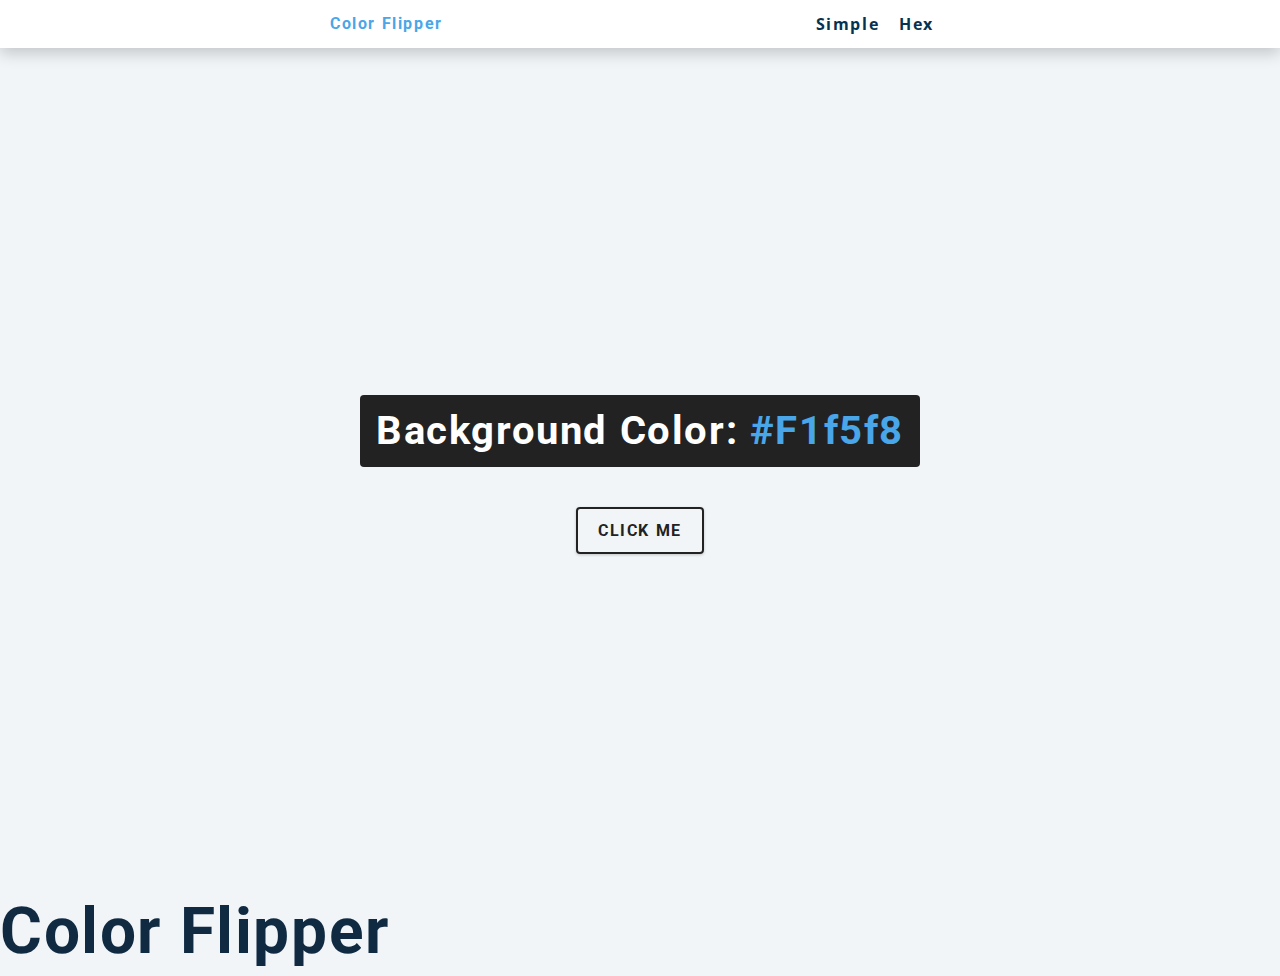
<file: JavaScript Projects/Color Picker/index.html>
<!DOCTYPE html>
<html lang="en">
  <head>
    <meta charset="UTF-8" />
    <meta name="viewport" content="width=device-width, initial-scale=1.0" />
    <title>Color Flipper || Simple</title>

    <!-- styles -->
    <link rel="stylesheet" href="styles.css" />
  </head>
  <body>
    <nav>
      <div class="nav-center">
        <h4>Color Flipper</h4>
        <ul class="nav-links">
          <li>
            <a href="index.html">Simple</a>
            <a href="hex.html">Hex</a>
          </li>
        </ul>
      </div>
    </nav>
    <main>
      <div class="container">
        <h2>background color: <span class="color">
          #f1f5f8
        </span></h2>
        <button class="btn btn-hero" id="btn">click me</button>
      </div>
    </main>
    <h1>color flipper</h1>
    <!-- javascript -->
    <script src="app.js"></script>
  </body>
</html>
</file>
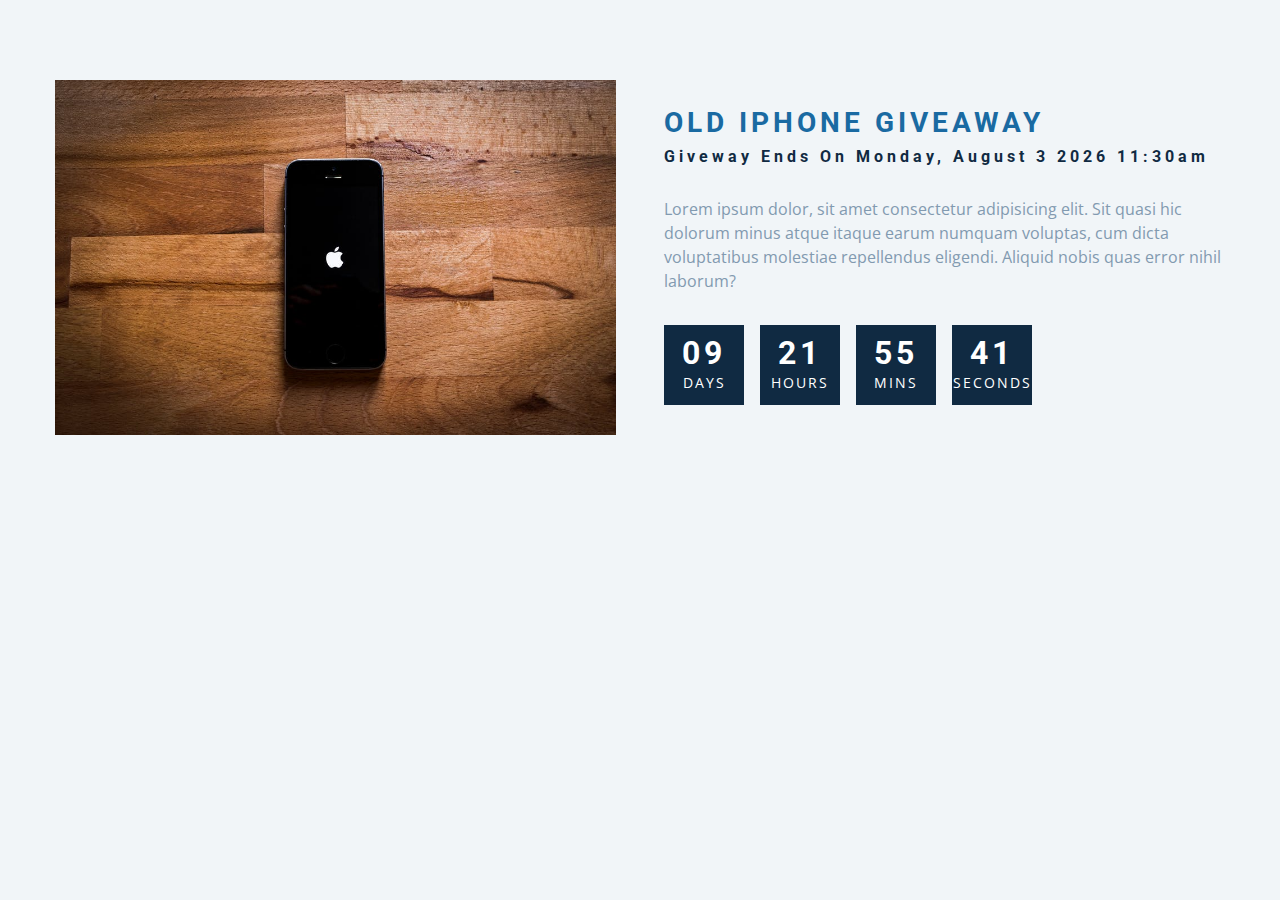
<file: JavaScript Projects/Countdown-Timer/index.html>
<!DOCTYPE html>
<html lang="en">
  <head>
    <meta charset="UTF-8" />
    <meta name="viewport" content="width=device-width, initial-scale=1.0" />
    <title>Countdown</title>

    <!-- styles -->
    <link rel="stylesheet" href="styles.css" />
  </head>
  <body>
      <section class="section-center">
          <!-- image -->
          <article class="gift-img">
              <img src="./gift.jpeg" alt="gift picture"> 
        </article>
        <!-- info -->
        <article class="gift-info">
            <h3>old iphone giveaway</h3>
            <h4 class="giveaway">
                giveaway ends on Sunday, 23 April 2021, 8:00am
            </h4>
            <p>
                Lorem ipsum dolor, sit amet consectetur adipisicing 
                elit. Sit quasi hic dolorum minus atque itaque earum numquam voluptas, 
                cum dicta voluptatibus molestiae repellendus eligendi. 
                Aliquid nobis quas error nihil laborum?
            </p>
            <div class="deadline">
                <div class="deadline-format">
                    <div>
                        <h4 class="days">34</h4>
                        <span>days</span>
                    </div>
                </div>
                <!-- end of item -->
                <div class="deadline-format">
                    <div>
                        <h4 class="hours">34</h4>
                        <span>hours</span>
                    </div>
                </div>
                <!-- end of item -->
                <div class="deadline-format">
                    <div>
                        <h4 class="mins">34</h4>
                        <span>mins</span>
                    </div>
                </div>
                <!-- end of item -->
                <div class="deadline-format">
                    <div>
                        <h4 class="seconds">34</h4>
                        <span>seconds</span>
                    </div>
                </div>
                <!-- end of item -->
                
            </div>
        </article>
      </section>
    <!-- javascript -->
    <script src="app.js"></script>
  </body>
</html>
</file>
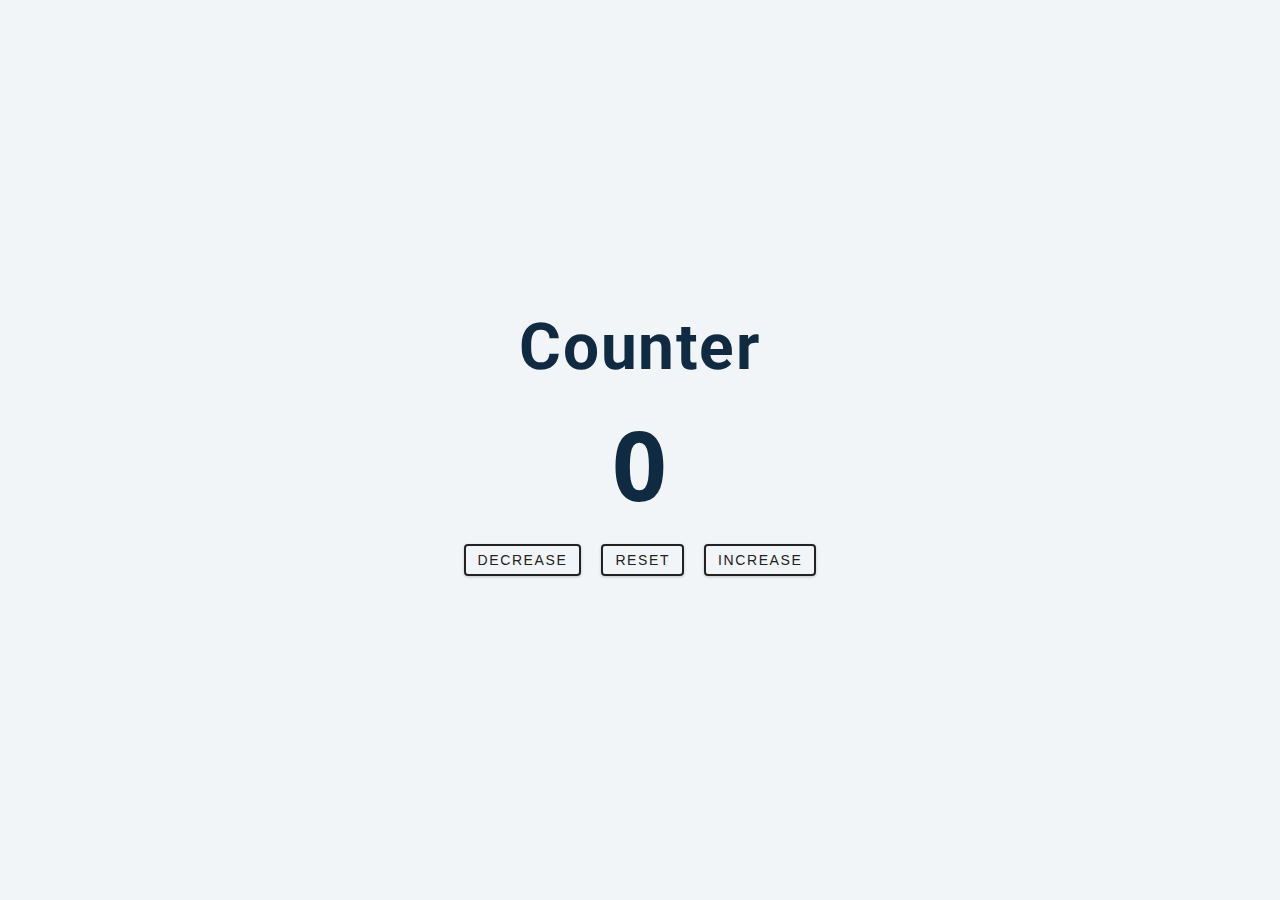
<file: JavaScript Projects/Counter/index.html>
<!DOCTYPE html>
<html lang="en">
  <head>
    <meta charset="UTF-8" />
    <meta name="viewport" content="width=device-width, initial-scale=1.0" />
    <title>Counter</title>

    <!-- styles -->
    <link rel="stylesheet" href="styles.css" />
  </head>
  <body>
    <main>
        <div class="container">
            <h1>
                counter
            </h1>
            <span id="value">0</span>
            <div class="button-container">
                <button class="btn decrease">decrease</button>
                <button class="btn reset">reset</button>
                <button class="btn increase">increase</button>
            </div>
        </div>
    </main>
    <!-- javascript -->
    <script src="app.js"></script>
  </body>
</html>
</file>
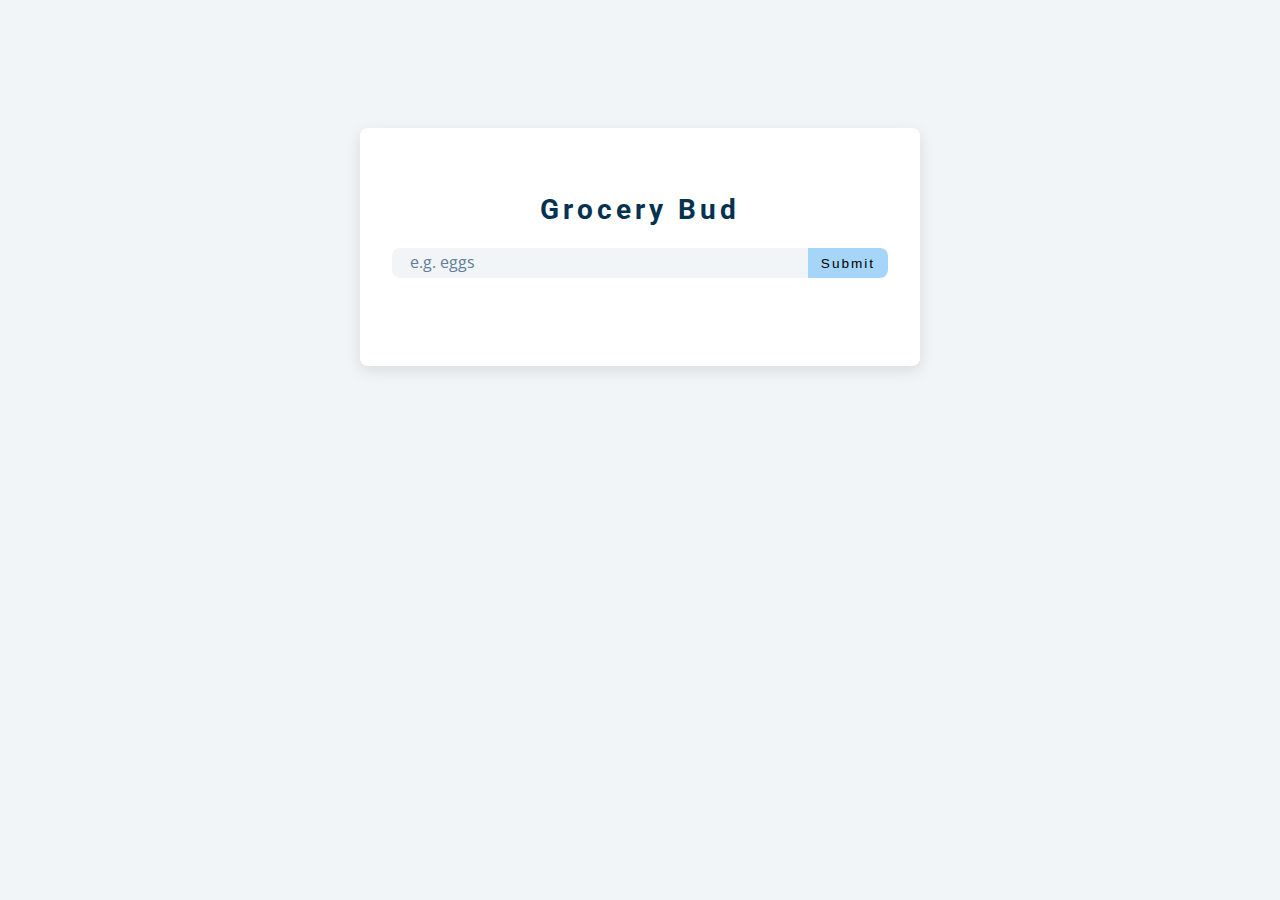
<file: JavaScript Projects/Grocery/index.html>
<!DOCTYPE html>
<html lang="en">
  <head>
    <meta charset="UTF-8" />
    <meta name="viewport" content="width=device-width, initial-scale=1.0" />
    <title>Grocery Bud</title>
    <!-- font-awesome -->
    <link
      rel="stylesheet"
      href="https://cdnjs.cloudflare.com/ajax/libs/font-awesome/5.14.0/css/all.min.css"
    />
    <!-- styles -->
    <link rel="stylesheet" href="styles.css" />
  </head>
  <body>
    <section class="section-center">
        <!-- form -->
        <form action="" class="grocery-form">
            <p class="alert"></p>
            <h3>grocery bud</h3>
            <div class="form-control">
                <input type="text" id="grocery" placeholder="e.g. eggs" />
                <button type="submit" class="submit-btn">submit</button>
            </div>
        </form>
        <!-- list -->
        <div class="grocery-container">
            <div class="grocery-list">
                <!-- <article class="grocery-item">
                    
                </article> -->
            </div>
            <!-- button -->
            <button type="button" class="clear-btn">clear items</button>
        </div>
    </section>
    <!-- javascript -->
    <script src="app.js"></script>
  </body>
</html>
</file>
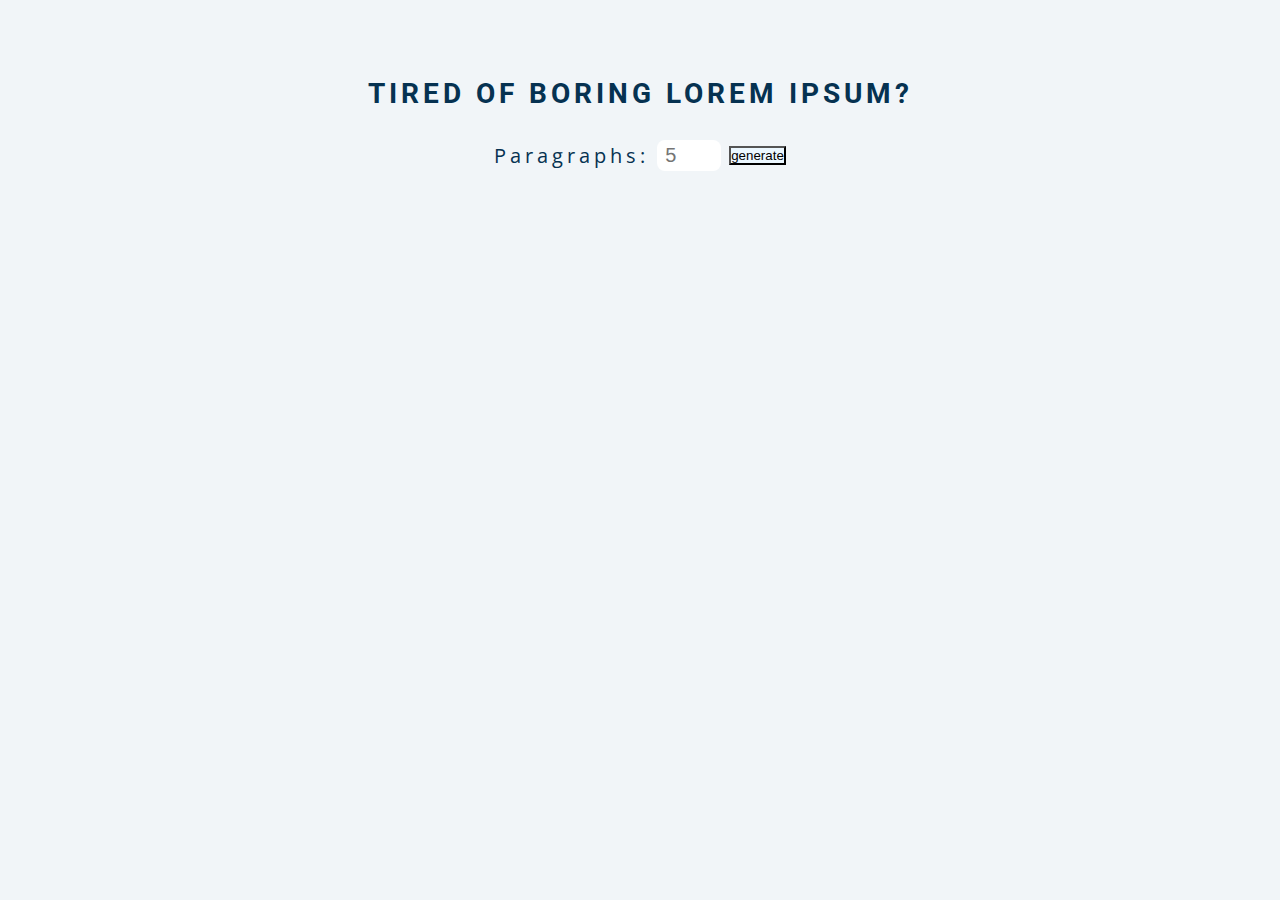
<file: JavaScript Projects/Lorem Ipsum/index.html>
<!DOCTYPE html>
<html lang="en">
  <head>
    <meta charset="UTF-8" />
    <meta name="viewport" content="width=device-width, initial-scale=1.0" />
    <title>Lorem Ipsum</title>

    <!-- styles -->
    <link rel="stylesheet" href="styles.css" />
  </head>
  <body>
    <section class="section-center">
        <h3>tired of boring lorem ipsum?</h3>
        <form class="lorem-form">
            <label for="amount">paragraphs:</label>
            <input type="number" name="amount" id="amount" placeholder="5" />
            <button class="submit" class="btn">generate</button>
        </form>
        <article class="lorem-text"></article>
    </section>
    <!-- javascript -->
    <script src="app.js"></script>
  </body>
</html>
</file>
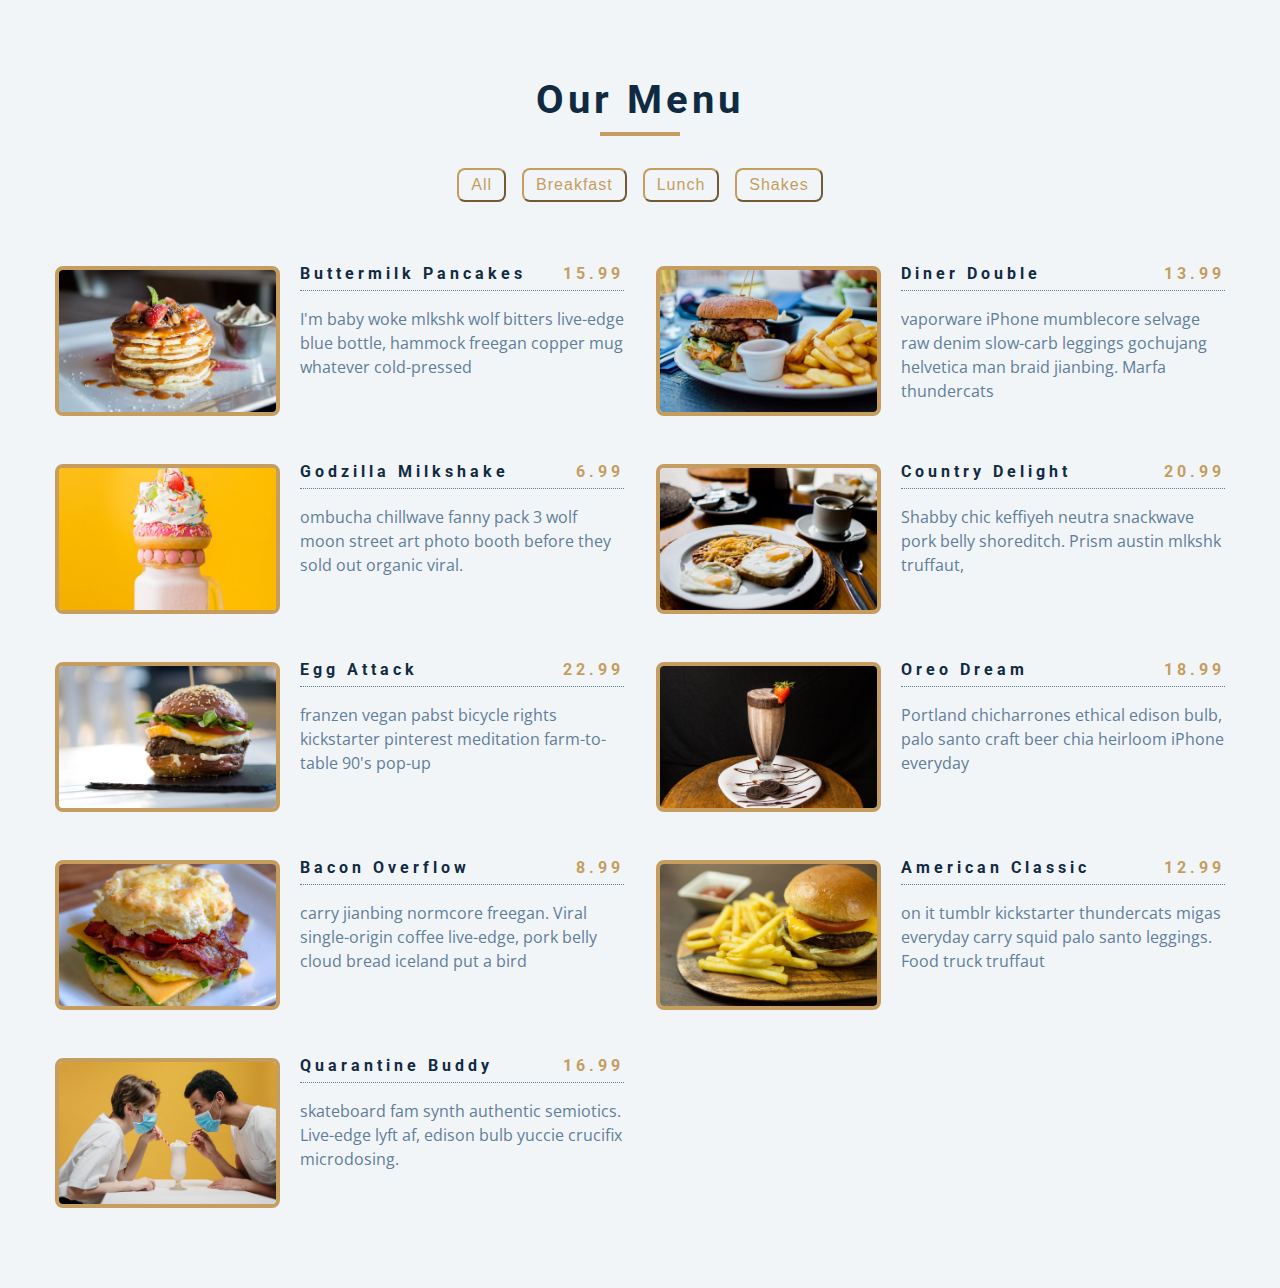
<file: JavaScript Projects/Menu/index.html>
<!DOCTYPE html>
<html lang="en">
  <head>
    <meta charset="UTF-8" />
    <meta name="viewport" content="width=device-width, initial-scale=1.0" />
    <title>Starter</title>
    <!-- font-awesome -->
    <link
      rel="stylesheet"
      href="https://cdnjs.cloudflare.com/ajax/libs/font-awesome/5.14.0/css/all.min.css"
    />
    <!-- styles -->
    <link rel="stylesheet" href="styles.css" />
  </head>
  <body>
    <section class="menu">
        <!-- title -->
        <div class="title">
            <h2>our menu</h2>
            <div class="underline"></div>
        </div>
        <!-- filter buttons -->
        <div class="btn-container">
          <!-- <button class="filter-btn" type="button" data-id="all">all</button>
          <button class="filter-btn" type="button" data-id="breakfast">breakfast</button>
          <button class="filter-btn" type="button" data-id="lunch">lunch</button>
          <button class="filter-btn" type="button" data-id="shakes">shakes</button> -->
        </div>
        <!-- menu items -->
        <div class="section-center">
            <!-- single item -->
            <!-- <article class="menu-item">
                <img src="./menu-item.jpeg" class="photo" alt="menu item">
                <div class="item-info">
                    <header>
                        <h4>buttermilk pancakes</h4>
                        <h4 class="price">$15</h4>
                    </header>
                    <p class="item-text">
                      Lorem ipsum dolor sit amet, consectetur adipiscing elit, sed do eiusmod tempor 
                      incididunt ut labore et dolore magna aliqua. Tellus in hac habitasse platea 
                      dictumst. 
                    </p>
                </div>
            </article> -->
            <!-- end of single item -->
            
        </div>
    </section>
    <!-- javascript -->
    <script src="app.js"></script>
  </body>
</html>
</file>
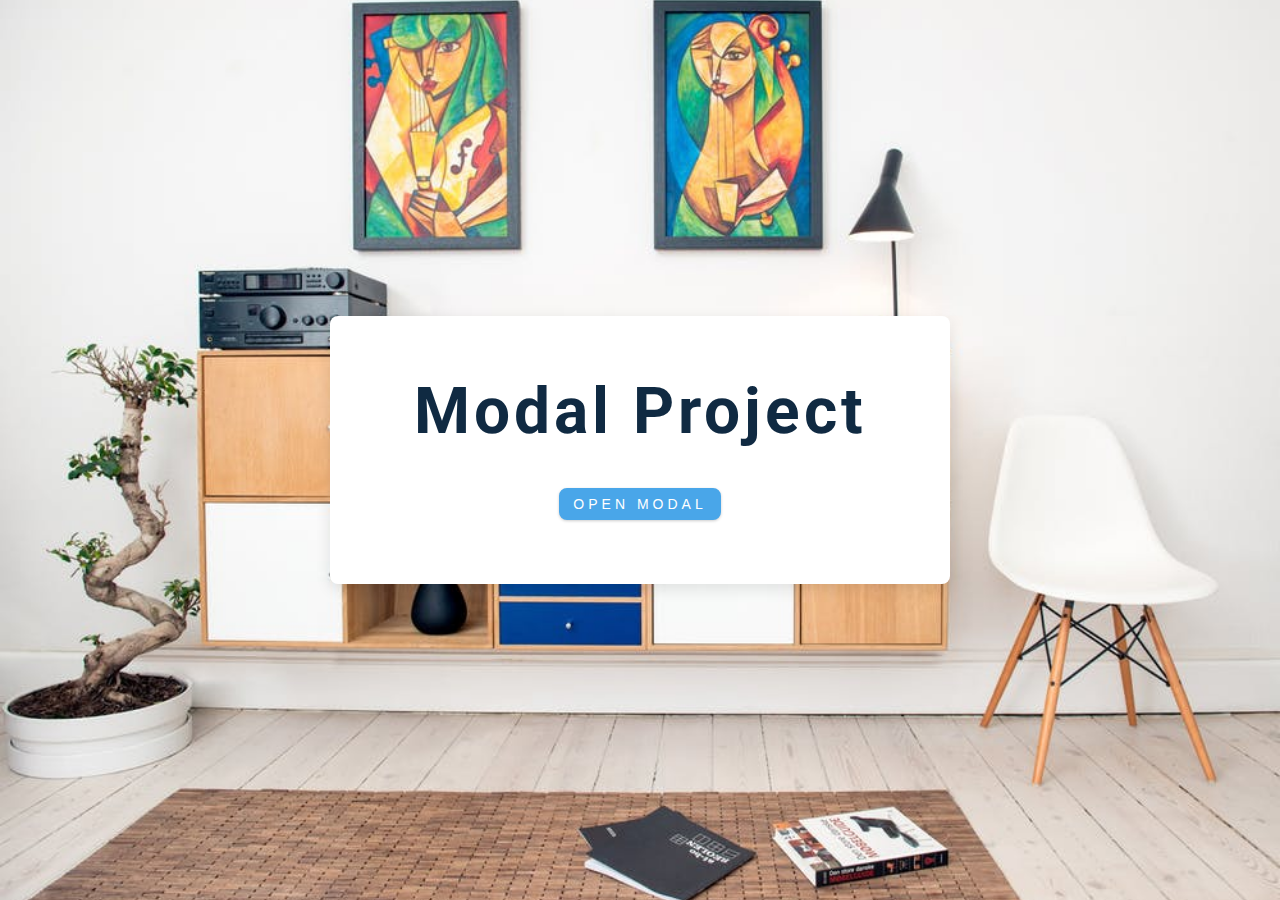
<file: JavaScript Projects/Modal/index.html>
<!DOCTYPE html>
<html lang="en">
  <head>
    <meta charset="UTF-8" />
    <meta name="viewport" content="width=device-width, initial-scale=1.0" />
    <title>Modal</title>
    <!-- font-awesome -->
    <link
      rel="stylesheet"
      href="https://cdnjs.cloudflare.com/ajax/libs/font-awesome/5.14.0/css/all.min.css"
    />
    <!-- styles -->
    <link rel="stylesheet" href="styles.css" />
  </head>
  <body>
    <header class="hero">
        <div class="banner">
            <h1>modal project</h1>
            <button class="btn modal-btn">
                open modal
            </button>
        </div>
    </header>
    <!-- end of hero -->
    <!-- modal -->
    <div class="modal-overlay">
        <div class="modal-container">
            <h3>modal content</h3>
            <button class="close-btn">
                <i class="fas fa-times"></i>
            </button>
        </div>
    </div>
    <!-- javascript -->
    <script src="app.js"></script>
  </body>
</html>
</file>
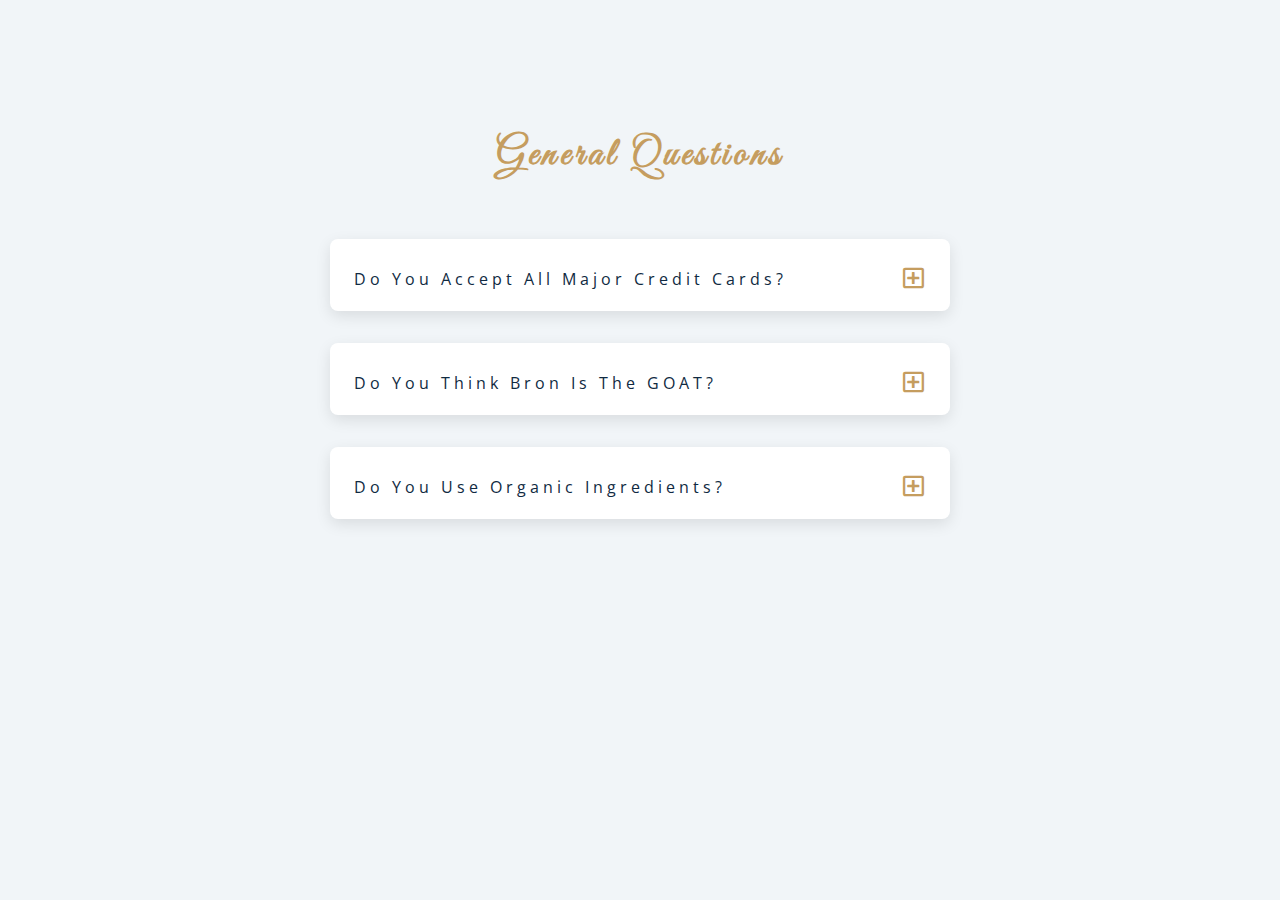
<file: JavaScript Projects/Questions/index.html>
<!DOCTYPE html>
<html lang="en">
  <head>
    <meta charset="UTF-8" />
    <meta name="viewport" content="width=device-width, initial-scale=1.0" />
    <title>Q & A</title>
    <!-- font-awesome -->
    <link
      rel="stylesheet"
      href="https://cdnjs.cloudflare.com/ajax/libs/font-awesome/5.14.0/css/all.min.css"
    />
    <!-- extra fonts -->
    <link
      href="https://fonts.googleapis.com/css?family=Great+Vibes&display=swap"
      rel="stylesheet"
    />
    <!-- styles -->
    <link rel="stylesheet" href="styles.css" />
  </head>
  <body>
    <section class="questions">
        <!-- title -->
        <div class="title">
            <h2>general questions</h2>
        </div>
        <!-- questions -->
        <div class="section-center">
            <!-- single question -->
            <article class="question">
                <!-- question title -->
                <div class="question-title">
                    <p>do you accept all major credit cards?</p>
                    <button type="button" class="question-btn">
                    <span class="plus-icon">
                        <i class="far fa-plus-square"></i>
                    </span>
                    <span class="minus-icon">
                        <i class="far fa-minus-square"></i>
                    </span>
                </button>
                </div>
                <!-- question text -->
                <div class="question-text">
                    <p>
                        Lorem ipsum dolor sit amet, consectetur adipiscing elit, 
                        sed do eiusmod tempor incididunt ut labore et dolore magna aliqua. 
                        Integer vitae justo eget magna.
                    </p>
                </div>
            </article>
            <!-- end single question -->
            <!-- single question -->
            <article class="question">
                <!-- question title -->
                <div class="question-title">
                    <p>do you think Bron is the GOAT?</p>
                    <button type="button" class="question-btn">
                    <span class="plus-icon">
                        <i class="far fa-plus-square"></i>
                    </span>
                    <span class="minus-icon">
                        <i class="far fa-minus-square"></i>
                    </span>
                </button>
                </div>
                <!-- question text -->
                <div class="question-text">
                    <p>
                        Lorem ipsum dolor sit amet, consectetur adipiscing elit, 
                        sed do eiusmod tempor incididunt ut labore et dolore magna aliqua. 
                        Integer vitae justo eget magna.
                    </p>
                </div>
            </article>
            <!-- end single question -->
            <!-- single question -->
            <article class="question">
                <!-- question title -->
                <div class="question-title">
                    <p>do you use organic ingredients?</p>
                    <button type="button" class="question-btn">
                    <span class="plus-icon">
                        <i class="far fa-plus-square"></i>
                    </span>
                    <span class="minus-icon">
                        <i class="far fa-minus-square"></i>
                    </span>
                </button>
                </div>
                <!-- question text -->
                <div class="question-text">
                    <p>
                        Lorem ipsum dolor sit amet, consectetur adipiscing elit, 
                        sed do eiusmod tempor incididunt ut labore et dolore magna aliqua. 
                        Integer vitae justo eget magna.
                    </p>
                </div>
            </article>
            <!-- end single question -->
        </div>
    </section>
    <!-- javascript -->
    <script src="app.js"></script>
  </body>
</html>
</file>
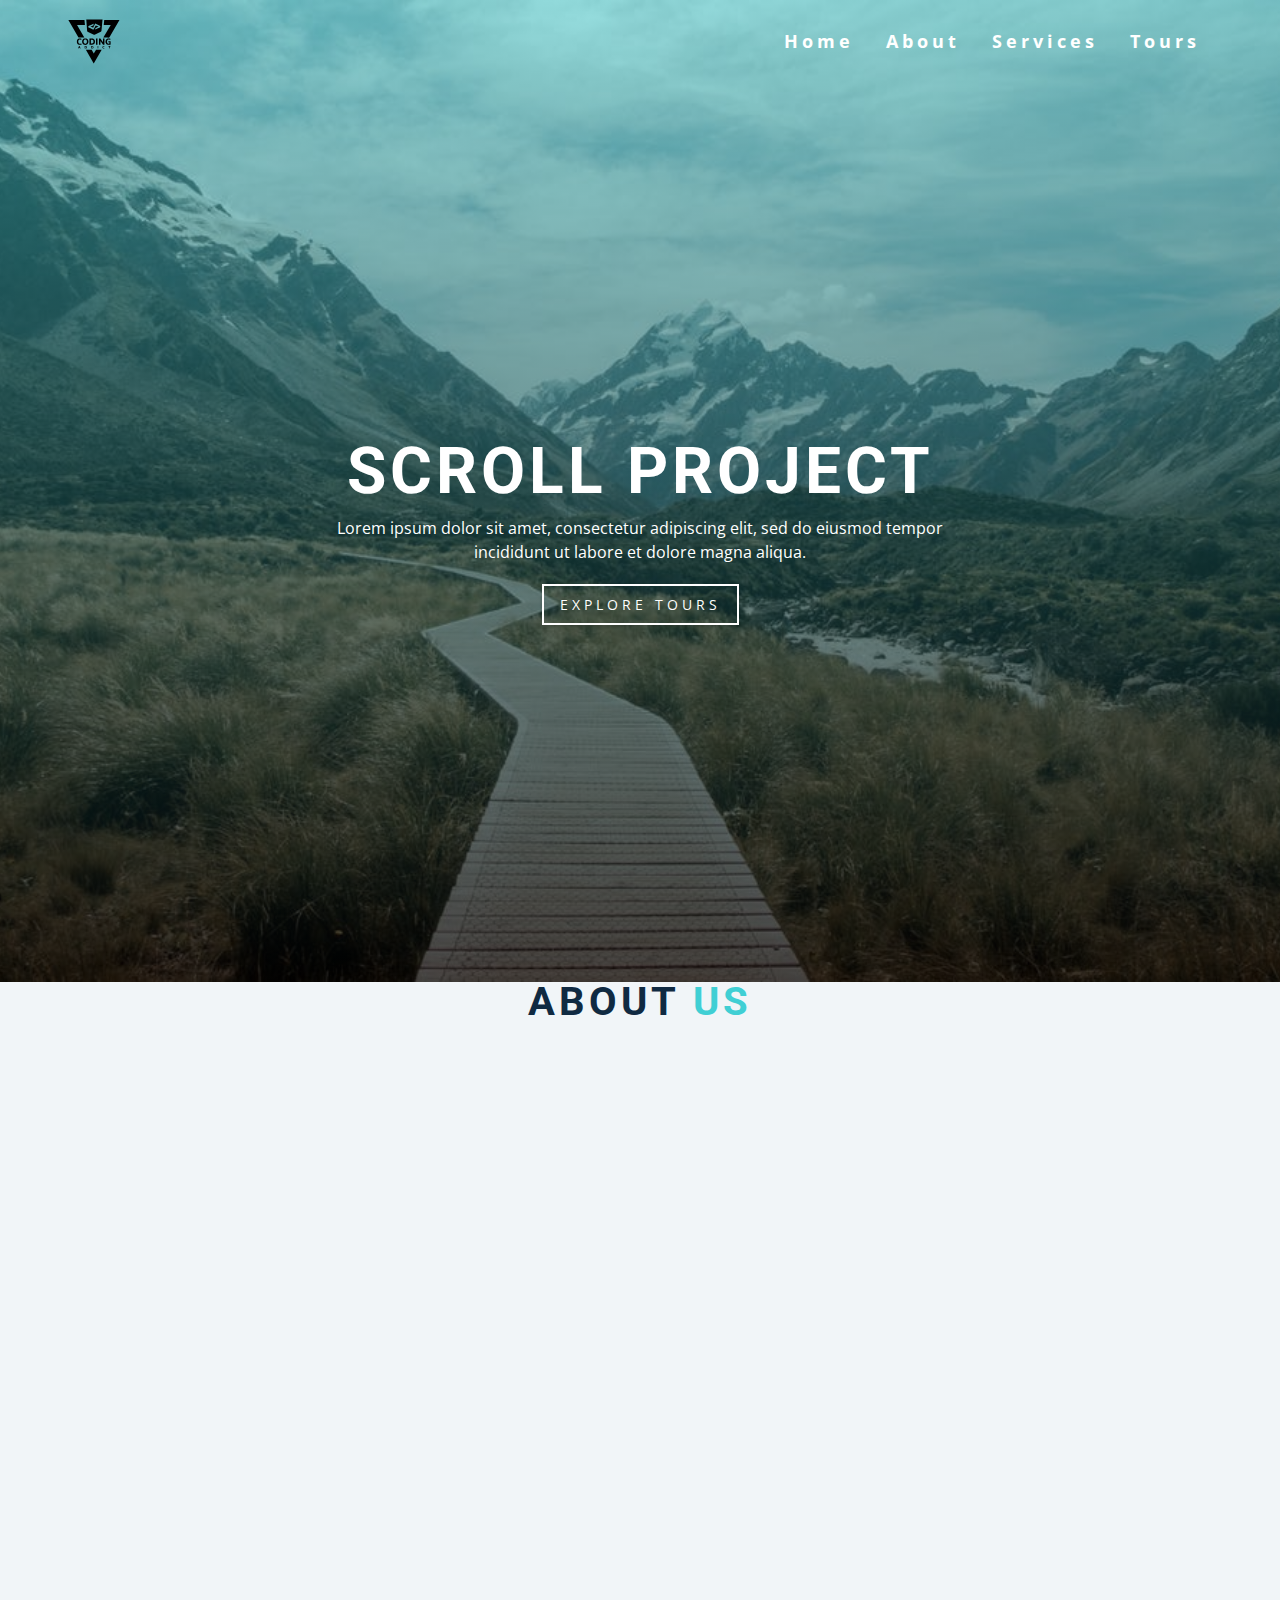
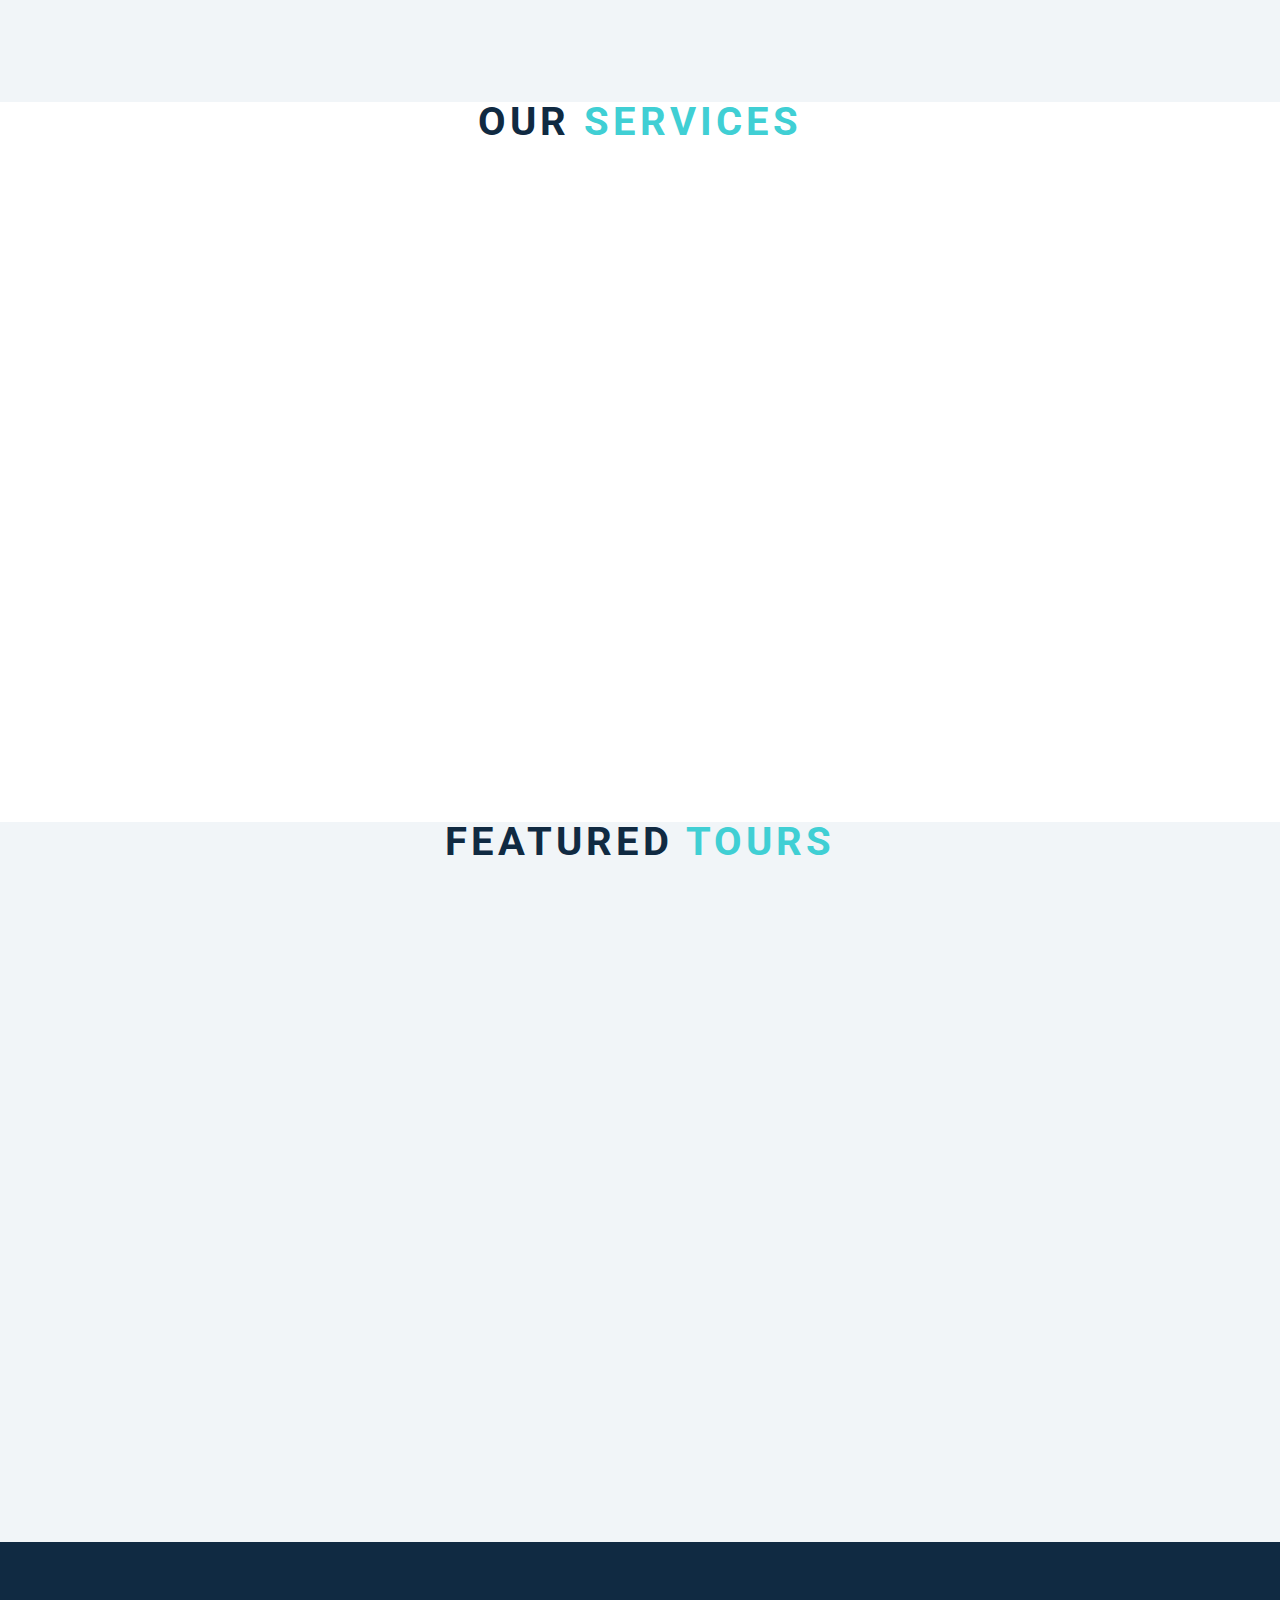
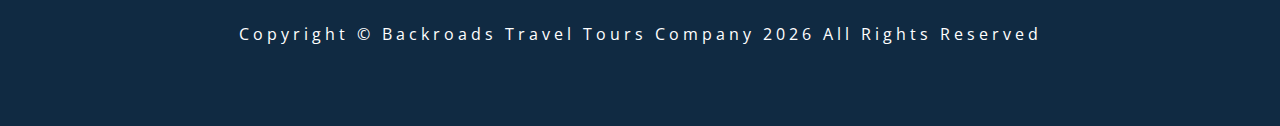
<file: JavaScript Projects/Scroll/index.html>
<!DOCTYPE html>
<html lang="en">
  <head>
    <meta charset="UTF-8" />
    <meta name="viewport" content="width=device-width, initial-scale=1.0" />
    <title>Scroll</title>
    <!-- font-awesome -->
    <link
      rel="stylesheet"
      href="https://cdnjs.cloudflare.com/ajax/libs/font-awesome/5.14.0/css/all.min.css"
    />
    <!-- styles -->
    <link rel="stylesheet" href="styles.css" />
  </head>
  <body>
    <!-- header -->
    <header id="home">
        <!-- navbar -->
        <nav id="nav">
            <div class="nav-center">
                <!-- nav header -->
                <div class="nav-header">
                    <img src="./logo.svg" alt="logo" class="logo" />
                    <button class="nav-toggle">
                        <i class="fas fa-bars"></i>
                    </button>
                </div>
                <!-- links -->
                <div class="links-container">
                    <ul class="links">
                        <li>
                          <a href="#home" class="scroll-link">home</a>
                        </li>
                        <li>
                          <a href="#about" class="scroll-link">about</a>
                        </li>
                        <li>
                          <a href="#services" class="scroll-link">services</a>
                        </li>
                        <li>
                          <a href="#tours" class="scroll-link">tours</a>
                        </li>
                      </ul>
                </div>
            </div>
        </nav>
        <!-- banner -->
        <div class="banner">
            <div class="container">
                <h1>scroll project</h1>
                <p>
                    Lorem ipsum dolor sit amet, consectetur adipiscing elit, 
                    sed do eiusmod tempor incididunt ut labore et dolore magna aliqua.
                </p>
                <a href="#tours" class="scroll-link btn btn-white">
                  explore tours
                </a>
            </div>
        </div>
    </header>
    <!-- about -->
    <section id="about" class="section">
      <div class="title">
        <h2>about <span>us</span></h2>
      </div>
    </section>
    <!-- services -->
    <section id="services" class="section">
      <div class="title">
        <h2>our <span>services</span></h2>
      </div>
    </section>
    <!-- tours -->
    <section id="tours" class="section">
      <div class="title">
        <h2>featured <span>tours</span></h2>
      </div>
    </section>
    <!-- footer -->
    <footer class="section">
      <p>
        copyright &copy; backroads travel tours company <span id="date"> </span>
        all rights reserved
      </p>
    </footer>
    <!-- back to top button -->
    <a href="#home" class="scroll-link top-link">
      <i class="fas fa-arrow-up"></i>
    </a>
    <!-- javascript -->
    <script src="app.js"></script>
  </body>
</html>
</file>
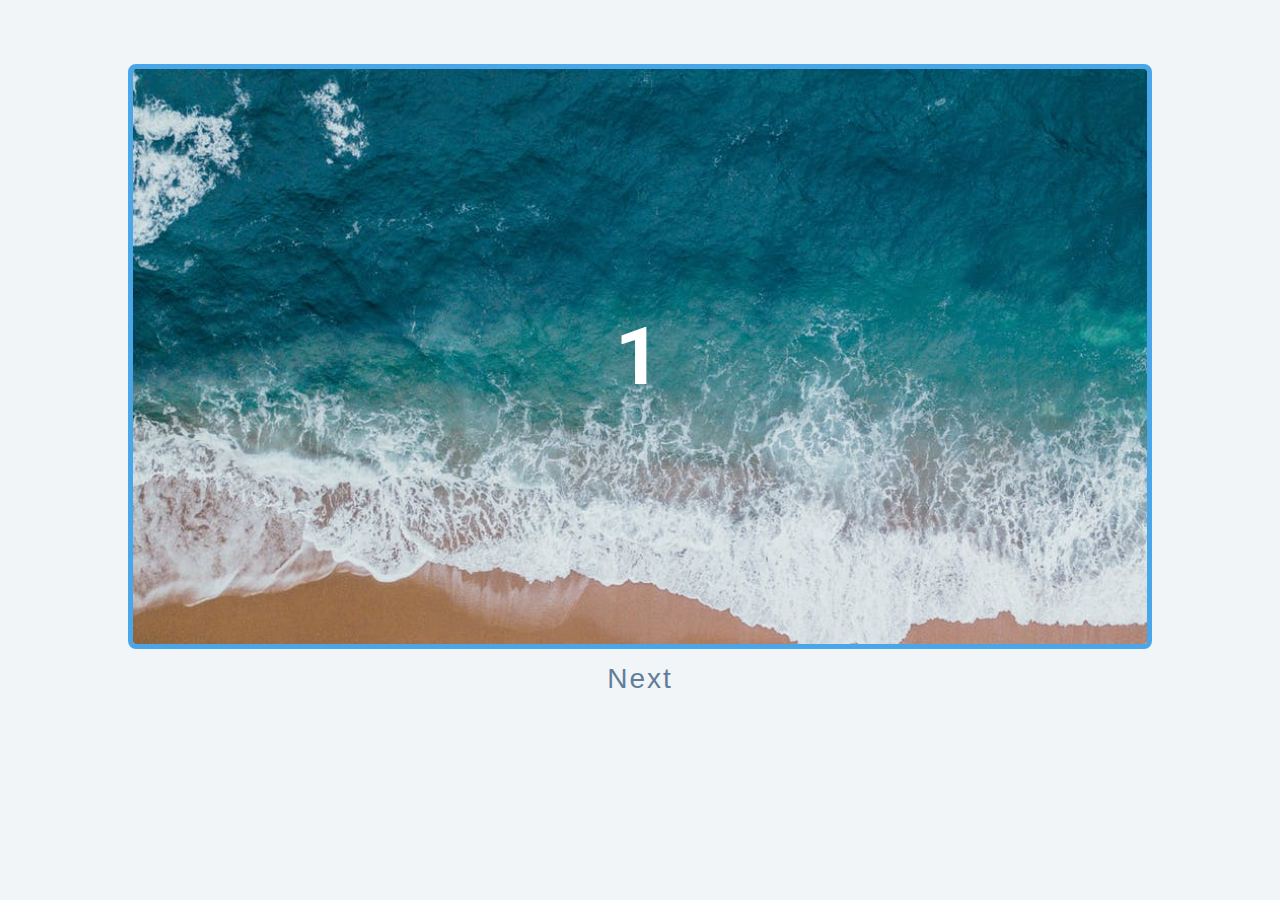
<file: JavaScript Projects/Slider/index.html>
<!DOCTYPE html>
<html lang="en">
  <head>
    <meta charset="UTF-8" />
    <meta name="viewport" content="width=device-width, initial-scale=1.0" />
    <title>Slider</title>

    <!-- styles -->
    <link rel="stylesheet" href="styles.css" />
  </head>
  <body>
    <div class="slider-container">
        <div class="slide">
            <img src="./img-1.jpeg" class="slide-img" alt="">
            <h1>1</h1>
        </div>
        <div class="slide">
            
            <h1>2</h1>
        </div>
        <div class="slide">
            
            <h1>3</h1>
        </div>
        <div class="slide">
            <img src="./person-1.jpeg" class="person-img" alt="">
            <h4>Susan doe</h4>
            <h1>4</h1>
        </div>
    </div>
    <div class="btn-container">
        <button type="button" class="prevBtn">prev</button>
        <button type="button" class="nextBtn">next</button>
    </div>

    <!-- javascript -->
    <script src="app.js"></script>
  </body>
</html>
</file>
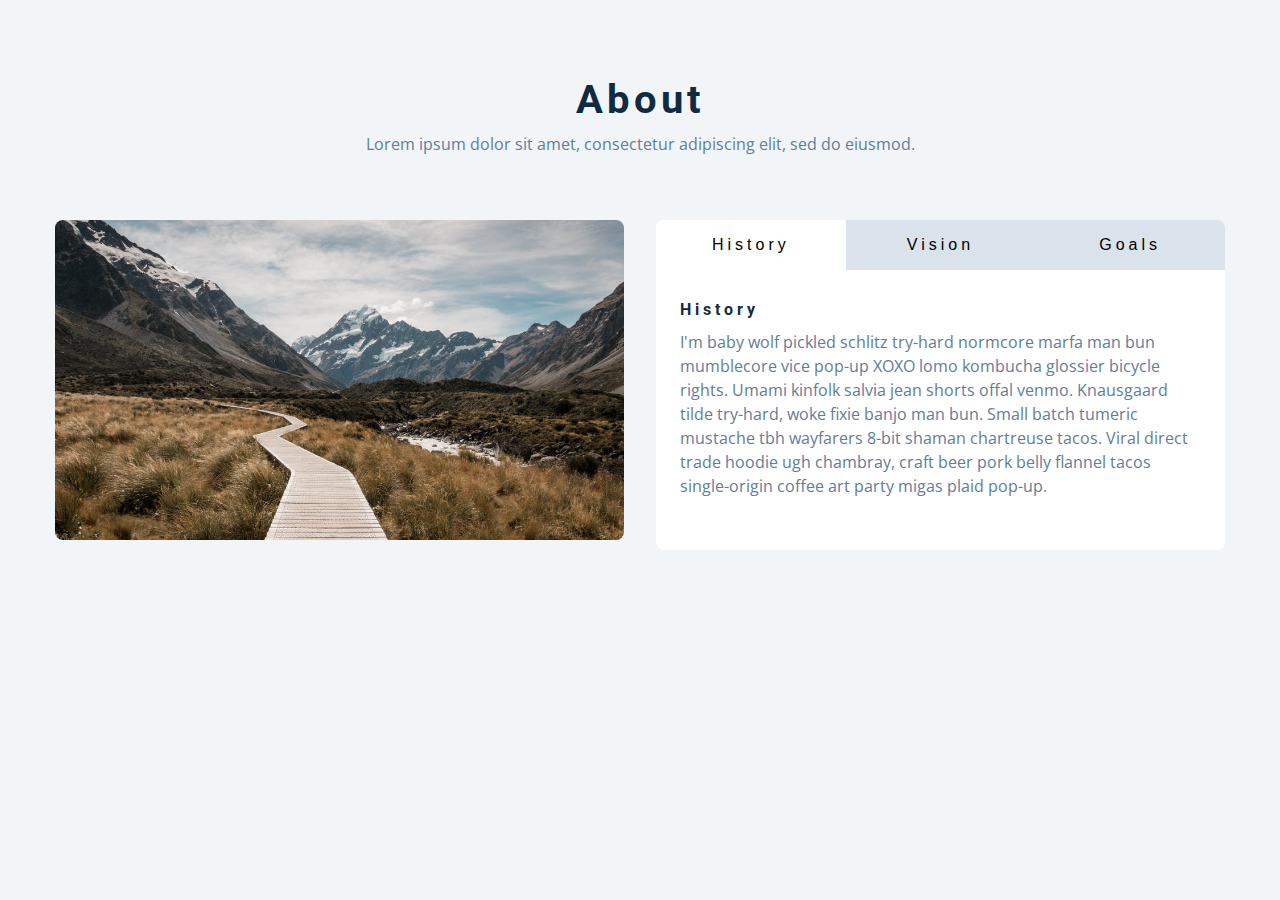
<file: JavaScript Projects/Tabs/index.html>
<!DOCTYPE html>
<html lang="en">
  <head>
    <meta charset="UTF-8" />
    <meta name="viewport" content="width=device-width, initial-scale=1.0" />
    <title>Tabs</title>

    <!-- styles -->
    <link rel="stylesheet" href="styles.css" />
  </head>
  <body>
    <section class="section">
        <div class="title">
            <h2>about</h2>
            <p>
                Lorem ipsum dolor sit amet, consectetur adipiscing elit, sed do eiusmod.
            </p>
        </div>

        <div class="about-center section-center">
            <article class="about-img">
                <img src="./hero-bcg.jpeg" alt="about picture">
            </article>
            <article class="about">
                <!-- button container -->
                <div class="btn-container">
                    <button class="tab-btn active" data-id="history">history</button>
                    <button class="tab-btn" data-id="vision">vision</button>
                    <button class="tab-btn" data-id="goals">goals</button>
                </div>
                <article class="about-content">
                    <!-- single item -->
                    <div class="content active" id="history">
                        <h4>history</h4>
                        <p>
                            I'm baby wolf pickled schlitz try-hard normcore marfa man bun mumblecore vice
                            pop-up XOXO lomo kombucha glossier bicycle rights. Umami kinfolk salvia jean
                            shorts offal venmo. Knausgaard tilde try-hard, woke fixie banjo man bun. Small
                            batch tumeric mustache tbh wayfarers 8-bit shaman chartreuse tacos. Viral
                            direct trade hoodie ugh chambray, craft beer pork belly flannel tacos
                            single-origin coffee art party migas plaid pop-up.
                          </p>
                    </div>
                    <!-- end of single item -->
                    <!-- single item -->
                    <div class="content" id="vision">
                        <h4>vision</h4>
                        <p>
                            Man bun PBR&B keytar copper mug prism, hell of helvetica. Synth crucifix offal
                            deep v hella biodiesel. Church-key listicle polaroid put a bird on it
                            chillwave palo santo enamel pin, tattooed meggings franzen la croix cray.
                            Retro yr aesthetic four loko tbh helvetica air plant, neutra palo santo tofu
                            mumblecore. Hoodie bushwick pour-over jean shorts chartreuse shabby chic. Roof
                            party hammock master cleanse pop-up truffaut, bicycle rights skateboard
                            affogato readymade sustainable deep v live-edge schlitz narwhal.
                          </p>
                          <ul>
                            <li>list item</li>
                            <li>list item</li>
                            <li>list item</li>
                          </ul>
                    </div>
                    <!-- end of single item -->
                    <!-- single item -->
                    <div class="content" id="goals">
                        <h4>goals</h4>
                        <p>
                            Chambray authentic truffaut, kickstarter brunch taxidermy vape heirloom four
                            dollar toast raclette shoreditch church-key. Poutine etsy tote bag, cred
                            fingerstache leggings cornhole everyday carry blog gastropub. Brunch biodiesel
                            sartorial mlkshk swag, mixtape hashtag marfa readymade direct trade man braid
                            cold-pressed roof party. Small batch adaptogen coloring book heirloom.
                            Letterpress food truck hammock literally hell of wolf beard adaptogen everyday
                            carry. Dreamcatcher pitchfork yuccie, banh mi salvia venmo photo booth quinoa
                            chicharrones.
                          </p>
                    </div>
                    <!-- end of single item -->
                </article>
            </article>
           
        </div>
    </section>
    <!-- javascript -->
    <script src="app.js"></script>
  </body>
</html>
</file>
<file: JavaScript Projects/Color Picker/styles.css>
/*
=============== 
Fonts
===============
*/
@import url("https://fonts.googleapis.com/css?family=Open+Sans|Roboto:400,700&display=swap");

/*
=============== 
Variables
===============
*/

:root {
  /* dark shades of primary color*/
  --clr-primary-1: hsl(205, 86%, 17%);
  --clr-primary-2: hsl(205, 77%, 27%);
  --clr-primary-3: hsl(205, 72%, 37%);
  --clr-primary-4: hsl(205, 63%, 48%);
  /* primary/main color */
  --clr-primary-5: hsl(205, 78%, 60%);
  /* lighter shades of primary color */
  --clr-primary-6: hsl(205, 89%, 70%);
  --clr-primary-7: hsl(205, 90%, 76%);
  --clr-primary-8: hsl(205, 86%, 81%);
  --clr-primary-9: hsl(205, 90%, 88%);
  --clr-primary-10: hsl(205, 100%, 96%);
  /* darkest grey - used for headings */
  --clr-grey-1: hsl(209, 61%, 16%);
  --clr-grey-2: hsl(211, 39%, 23%);
  --clr-grey-3: hsl(209, 34%, 30%);
  --clr-grey-4: hsl(209, 28%, 39%);
  /* grey used for paragraphs */
  --clr-grey-5: hsl(210, 22%, 49%);
  --clr-grey-6: hsl(209, 23%, 60%);
  --clr-grey-7: hsl(211, 27%, 70%);
  --clr-grey-8: hsl(210, 31%, 80%);
  --clr-grey-9: hsl(212, 33%, 89%);
  --clr-grey-10: hsl(210, 36%, 96%);
  --clr-white: #fff;
  --clr-red-dark: hsl(360, 67%, 44%);
  --clr-red-light: hsl(360, 71%, 66%);
  --clr-green-dark: hsl(125, 67%, 44%);
  --clr-green-light: hsl(125, 71%, 66%);
  --clr-black: #222;
  --ff-primary: "Roboto", sans-serif;
  --ff-secondary: "Open Sans", sans-serif;
  --transition: all 0.3s linear;
  --spacing: 0.1rem;
  --radius: 0.25rem;
  --light-shadow: 0 5px 15px rgba(0, 0, 0, 0.1);
  --dark-shadow: 0 5px 15px rgba(0, 0, 0, 0.2);
  --max-width: 1170px;
  --fixed-width: 620px;
}
/*
=============== 
Global Styles
===============
*/

*,
::after,
::before {
  margin: 0;
  padding: 0;
  box-sizing: border-box;
}
body {
  font-family: var(--ff-secondary);
  background: var(--clr-grey-10);
  color: var(--clr-grey-1);
  line-height: 1.5;
  font-size: 0.875rem;
}
ul {
  list-style-type: none;
}
a {
  text-decoration: none;
}
h1,
h2,
h3,
h4 {
  letter-spacing: var(--spacing);
  text-transform: capitalize;
  line-height: 1.25;
  margin-bottom: 0.75rem;
  font-family: var(--ff-primary);
}
h1 {
  font-size: 3rem;
}
h2 {
  font-size: 2rem;
}
h3 {
  font-size: 1.25rem;
}
h4 {
  font-size: 0.875rem;
}
p {
  margin-bottom: 1.25rem;
  color: var(--clr-grey-5);
}
@media screen and (min-width: 800px) {
  h1 {
    font-size: 4rem;
  }
  h2 {
    font-size: 2.5rem;
  }
  h3 {
    font-size: 1.75rem;
  }
  h4 {
    font-size: 1rem;
  }
  body {
    font-size: 1rem;
  }
  h1,
  h2,
  h3,
  h4 {
    line-height: 1;
  }
}
/*  global classes */

/* section */
.section {
  padding: 5rem 0;
}

.section-center {
  width: 90vw;
  margin: 0 auto;
  max-width: 1170px;
}
@media screen and (min-width: 992px) {
  .section-center {
    width: 95vw;
  }
}
main {
  min-height: 100vh;
  display: grid;
  place-items: center;
}

/*
=============== 
Nav
===============
*/
nav {
  background: var(--clr-white);
  height: 3rem;
  display: grid;
  align-items: center;
  box-shadow: var(--dark-shadow);
}
.nav-center {
  width: 90vw;
  max-width: var(--fixed-width);
  margin: 0 auto;
  display: flex;
  align-items: center;
  justify-content: space-between;
}
.nav-center h4 {
  margin-bottom: 0;
  color: var(--clr-primary-5);
}
.nav-links {
  display: flex;
}
nav a {
  text-transform: capitalize;
  font-weight: 700;
  font-size: 1rem;
  color: var(--clr-primary-1);
  letter-spacing: var(--spacing);
  margin-right: 1rem;
}
nav a:hover {
  color: var(--clr-primary-5);
}
/*
=============== 
Container
===============
*/
main {
  min-height: calc(100vh - 3rem);
  display: grid;
  place-items: center;
}
.container {
  text-align: center;
}
.container h2 {
  background: var(--clr-black);
  color: var(--clr-white);
  padding: 1rem;
  border-radius: var(--radius);
  margin-bottom: 2.5rem;
}
.color {
  color: var(--clr-primary-5);
}
.btn-hero {
  font-family: var(--ff-primary);
  text-transform: uppercase;
  background: transparent;
  color: var(--clr-black);
  letter-spacing: var(--spacing);
  display: inline-block;
  font-weight: 700;
  transition: var(--transition);
  border: 2px solid var(--clr-black);
  cursor: pointer;
  box-shadow: 0 1px 3px rgba(0, 0, 0, 0.2);
  border-radius: var(--radius);
  font-size: 1rem;
  padding: 0.75rem 1.25rem;
}
.btn-hero:hover {
  color: var(--clr-white);
  background: var(--clr-black);
}
</file>
<file: JavaScript Projects/Countdown-Timer/styles.css>
/*
=============== 
Fonts
===============
*/
@import url("https://fonts.googleapis.com/css?family=Open+Sans|Roboto:400,700&display=swap");

/*
=============== 
Variables
===============
*/

:root {
  /* dark shades of primary color*/
  --clr-primary-1: hsl(205, 86%, 17%);
  --clr-primary-2: hsl(205, 77%, 27%);
  --clr-primary-3: hsl(205, 72%, 37%);
  --clr-primary-4: hsl(205, 63%, 48%);
  /* primary/main color */
  --clr-primary-5: #49a6e9;
  /* lighter shades of primary color */
  --clr-primary-6: hsl(205, 89%, 70%);
  --clr-primary-7: hsl(205, 90%, 76%);
  --clr-primary-8: hsl(205, 86%, 81%);
  --clr-primary-9: hsl(205, 90%, 88%);
  --clr-primary-10: hsl(205, 100%, 96%);
  /* darkest grey - used for headings */
  --clr-grey-1: hsl(209, 61%, 16%);
  --clr-grey-2: hsl(211, 39%, 23%);
  --clr-grey-3: hsl(209, 34%, 30%);
  --clr-grey-4: hsl(209, 28%, 39%);
  /* grey used for paragraphs */
  --clr-grey-5: hsl(210, 22%, 49%);
  --clr-grey-6: hsl(209, 23%, 60%);
  --clr-grey-7: hsl(211, 27%, 70%);
  --clr-grey-8: hsl(210, 31%, 80%);
  --clr-grey-9: hsl(212, 33%, 89%);
  --clr-grey-10: hsl(210, 36%, 96%);
  --clr-white: #fff;
  --clr-red-dark: hsl(360, 67%, 44%);
  --clr-red-light: hsl(360, 71%, 66%);
  --clr-green-dark: hsl(125, 67%, 44%);
  --clr-green-light: hsl(125, 71%, 66%);
  --clr-black: #222;
  --clr-gold: #c59d5f;
  --ff-primary: "Roboto", sans-serif;
  --ff-secondary: "Open Sans", sans-serif;
  --transition: all 0.3s linear;
  --spacing: 0.25rem;
  --radius: 0.5rem;
  --light-shadow: 0 5px 15px rgba(0, 0, 0, 0.1);
  --dark-shadow: 0 5px 15px rgba(0, 0, 0, 0.2);
  --max-width: 1170px;
  --fixed-width: 620px;
}
/*
=============== 
Global Styles
===============
*/

*,
::after,
::before {
  margin: 0;
  padding: 0;
  box-sizing: border-box;
}
body {
  font-family: var(--ff-secondary);
  background: var(--clr-grey-10);
  color: var(--clr-grey-1);
  line-height: 1.5;
  font-size: 0.875rem;
}
ul {
  list-style-type: none;
}
a {
  text-decoration: none;
}
img:not(.logo) {
  width: 100%;
}
img {
  display: block;
}

h1,
h2,
h3,
h4 {
  letter-spacing: var(--spacing);
  text-transform: capitalize;
  line-height: 1.25;
  margin-bottom: 0.75rem;
  font-family: var(--ff-primary);
}
h1 {
  font-size: 3rem;
}
h2 {
  font-size: 2rem;
}
h3 {
  font-size: 1.25rem;
}
h4 {
  font-size: 0.875rem;
}
p {
  margin-bottom: 1.25rem;
  color: var(--clr-grey-5);
}
@media screen and (min-width: 800px) {
  h1 {
    font-size: 4rem;
  }
  h2 {
    font-size: 2.5rem;
  }
  h3 {
    font-size: 1.75rem;
  }
  h4 {
    font-size: 1rem;
  }
  body {
    font-size: 1rem;
  }
  h1,
  h2,
  h3,
  h4 {
    line-height: 1;
  }
}
/*  global classes */

.btn {
  text-transform: uppercase;
  background: transparent;
  color: var(--clr-black);
  padding: 0.375rem 0.75rem;
  letter-spacing: var(--spacing);
  display: inline-block;
  transition: var(--transition);
  font-size: 0.875rem;
  border: 2px solid var(--clr-black);
  cursor: pointer;
  box-shadow: 0 1px 3px rgba(0, 0, 0, 0.2);
  border-radius: var(--radius);
}
.btn:hover {
  color: var(--clr-white);
  background: var(--clr-black);
}
/* section */
.section {
  padding: 5rem 0;
}

.section-center {
  width: 90vw;
  margin: 5rem auto;
  max-width: 1170px;
}

main {
  min-height: 100vh;
  display: grid;
  place-items: center;
}
/*
=============== 
Countdown Timer
===============
*/
.gift-img {
  margin-bottom: 2rem;
}
.gift-info h3 {
  text-transform: uppercase;
  color: var(--clr-primary-3);
}
.gift-info p {
  color: var(--clr-grey-6);
}
.date {
  color: var(--clr-grey-5);
  font-size: 0.85rem;
}
@media screen and (min-width: 992px) {
  .section-center {
    display: grid;
    grid-template-columns: 1fr 1fr;
    place-items: center;
    gap: 3rem;
    width: 95vw;
  }
  .gift-img {
    margin-bottom: 0;
  }
}
.gift-info p {
  margin: 2rem 0;
}
.deadline {
  display: flex;
}
.deadline-format {
  background: var(--clr-grey-1);
  color: var(--clr-white);
  margin-right: 1rem;
  width: 5rem;
  height: 5rem;
  display: grid;
  place-items: center;
  text-align: center;
}
.deadline-format span {
  display: block;
  text-transform: uppercase;
  letter-spacing: 2px;
  font-size: 0.85rem;
}
.deadline h4:not(.expired) {
  font-size: 2rem;
  margin-bottom: 0.25rem;
  letter-spacing: var(--spacing);
}
</file>
<file: JavaScript Projects/Counter/styles.css>
/*
=============== 
Fonts
===============
*/
@import url("https://fonts.googleapis.com/css?family=Open+Sans|Roboto:400,700&display=swap");

/*
=============== 
Variables
===============
*/

:root {
  /* dark shades of primary color*/
  --clr-primary-1: hsl(205, 86%, 17%);
  --clr-primary-2: hsl(205, 77%, 27%);
  --clr-primary-3: hsl(205, 72%, 37%);
  --clr-primary-4: hsl(205, 63%, 48%);
  /* primary/main color */
  --clr-primary-5: hsl(205, 78%, 60%);
  /* lighter shades of primary color */
  --clr-primary-6: hsl(205, 89%, 70%);
  --clr-primary-7: hsl(205, 90%, 76%);
  --clr-primary-8: hsl(205, 86%, 81%);
  --clr-primary-9: hsl(205, 90%, 88%);
  --clr-primary-10: hsl(205, 100%, 96%);
  /* darkest grey - used for headings */
  --clr-grey-1: hsl(209, 61%, 16%);
  --clr-grey-2: hsl(211, 39%, 23%);
  --clr-grey-3: hsl(209, 34%, 30%);
  --clr-grey-4: hsl(209, 28%, 39%);
  /* grey used for paragraphs */
  --clr-grey-5: hsl(210, 22%, 49%);
  --clr-grey-6: hsl(209, 23%, 60%);
  --clr-grey-7: hsl(211, 27%, 70%);
  --clr-grey-8: hsl(210, 31%, 80%);
  --clr-grey-9: hsl(212, 33%, 89%);
  --clr-grey-10: hsl(210, 36%, 96%);
  --clr-white: #fff;
  --clr-red-dark: hsl(360, 67%, 44%);
  --clr-red-light: hsl(360, 71%, 66%);
  --clr-green-dark: hsl(125, 67%, 44%);
  --clr-green-light: hsl(125, 71%, 66%);
  --clr-black: #222;
  --ff-primary: "Roboto", sans-serif;
  --ff-secondary: "Open Sans", sans-serif;
  --transition: all 0.3s linear;
  --spacing: 0.1rem;
  --radius: 0.25rem;
  --light-shadow: 0 5px 15px rgba(0, 0, 0, 0.1);
  --dark-shadow: 0 5px 15px rgba(0, 0, 0, 0.2);
  --max-width: 1170px;
  --fixed-width: 620px;
}
/*
=============== 
Global Styles
===============
*/

*,
::after,
::before {
  margin: 0;
  padding: 0;
  box-sizing: border-box;
}
body {
  font-family: var(--ff-secondary);
  background: var(--clr-grey-10);
  color: var(--clr-grey-1);
  line-height: 1.5;
  font-size: 0.875rem;
}
ul {
  list-style-type: none;
}
a {
  text-decoration: none;
}
h1,
h2,
h3,
h4 {
  letter-spacing: var(--spacing);
  text-transform: capitalize;
  line-height: 1.25;
  margin-bottom: 0.75rem;
  font-family: var(--ff-primary);
}
h1 {
  font-size: 3rem;
}
h2 {
  font-size: 2rem;
}
h3 {
  font-size: 1.25rem;
}
h4 {
  font-size: 0.875rem;
}
p {
  margin-bottom: 1.25rem;
  color: var(--clr-grey-5);
}
@media screen and (min-width: 800px) {
  h1 {
    font-size: 4rem;
  }
  h2 {
    font-size: 2.5rem;
  }
  h3 {
    font-size: 1.75rem;
  }
  h4 {
    font-size: 1rem;
  }
  body {
    font-size: 1rem;
  }
  h1,
  h2,
  h3,
  h4 {
    line-height: 1;
  }
}
/*  global classes */

/* section */
.section {
  padding: 5rem 0;
}

.section-center {
  width: 90vw;
  margin: 0 auto;
  max-width: 1170px;
}
@media screen and (min-width: 992px) {
  .section-center {
    width: 95vw;
  }
}
main {
  min-height: 100vh;
  display: grid;
  place-items: center;
}

/*
=============== 
Counter
===============
*/

main {
  min-height: 100vh;
  display: grid;
  place-items: center;
}
.container {
  text-align: center;
}
#value {
  font-size: 6rem;
  font-weight: bold;
}
.btn {
  text-transform: uppercase;
  background: transparent;
  color: var(--clr-black);
  padding: 0.375rem 0.75rem;
  letter-spacing: var(--spacing);
  display: inline-block;
  transition: var(--transition);
  font-size: 0.875rem;
  border: 2px solid var(--clr-black);
  cursor: pointer;
  box-shadow: 0 1px 3px rgba(0, 0, 0, 0.2);
  border-radius: var(--radius);
  margin: 0.5rem;
}
.btn:hover {
  color: var(--clr-white);
  background: var(--clr-black);
}
</file>
<file: JavaScript Projects/Grocery/styles.css>
/*
=============== 
Fonts
===============
*/
@import url("https://fonts.googleapis.com/css?family=Open+Sans|Roboto:400,700&display=swap");

/*
=============== 
Variables
===============
*/

:root {
  /* dark shades of primary color*/
  --clr-primary-1: hsl(205, 86%, 17%);
  --clr-primary-2: hsl(205, 77%, 27%);
  --clr-primary-3: hsl(205, 72%, 37%);
  --clr-primary-4: hsl(205, 63%, 48%);
  /* primary/main color */
  --clr-primary-5: #49a6e9;
  /* lighter shades of primary color */
  --clr-primary-6: hsl(205, 89%, 70%);
  --clr-primary-7: hsl(205, 90%, 76%);
  --clr-primary-8: hsl(205, 86%, 81%);
  --clr-primary-9: hsl(205, 90%, 88%);
  --clr-primary-10: hsl(205, 100%, 96%);
  /* darkest grey - used for headings */
  --clr-grey-1: hsl(209, 61%, 16%);
  --clr-grey-2: hsl(211, 39%, 23%);
  --clr-grey-3: hsl(209, 34%, 30%);
  --clr-grey-4: hsl(209, 28%, 39%);
  /* grey used for paragraphs */
  --clr-grey-5: hsl(210, 22%, 49%);
  --clr-grey-6: hsl(209, 23%, 60%);
  --clr-grey-7: hsl(211, 27%, 70%);
  --clr-grey-8: hsl(210, 31%, 80%);
  --clr-grey-9: hsl(212, 33%, 89%);
  --clr-grey-10: hsl(210, 36%, 96%);
  --clr-white: #fff;
  --clr-red-dark: hsl(360, 67%, 44%);
  --clr-red-light: hsl(360, 71%, 66%);
  --clr-green-dark: hsl(125, 67%, 44%);
  --clr-green-light: hsl(125, 71%, 66%);
  --clr-black: #222;
  --ff-primary: "Roboto", sans-serif;
  --ff-secondary: "Open Sans", sans-serif;
  --transition: all 0.3s linear;
  --spacing: 0.25rem;
  --radius: 0.5rem;
  --light-shadow: 0 5px 15px rgba(0, 0, 0, 0.1);
  --dark-shadow: 0 5px 15px rgba(0, 0, 0, 0.2);
  --max-width: 1170px;
  --fixed-width: 620px;
}
/*
=============== 
Global Styles
===============
*/

*,
::after,
::before {
  margin: 0;
  padding: 0;
  box-sizing: border-box;
}
body {
  font-family: var(--ff-secondary);
  background: var(--clr-grey-10);
  color: var(--clr-grey-1);
  line-height: 1.5;
  font-size: 0.875rem;
}
ul {
  list-style-type: none;
}
a {
  text-decoration: none;
}
img:not(.logo) {
  width: 100%;
}
img {
  display: block;
}

h1,
h2,
h3,
h4 {
  letter-spacing: var(--spacing);
  text-transform: capitalize;
  line-height: 1.25;
  margin-bottom: 0.75rem;
  font-family: var(--ff-primary);
}
h1 {
  font-size: 3rem;
}
h2 {
  font-size: 2rem;
}
h3 {
  font-size: 1.25rem;
}
h4 {
  font-size: 0.875rem;
}
p {
  margin-bottom: 1.25rem;
  color: var(--clr-grey-5);
}
@media screen and (min-width: 800px) {
  h1 {
    font-size: 4rem;
  }
  h2 {
    font-size: 2.5rem;
  }
  h3 {
    font-size: 1.75rem;
  }
  h4 {
    font-size: 1rem;
  }
  body {
    font-size: 1rem;
  }
  h1,
  h2,
  h3,
  h4 {
    line-height: 1;
  }
}
/*  global classes */

.btn {
  text-transform: uppercase;
  background: transparent;
  color: var(--clr-black);
  padding: 0.375rem 0.75rem;
  letter-spacing: var(--spacing);
  display: inline-block;
  transition: var(--transition);
  font-size: 0.875rem;
  border: 2px solid var(--clr-black);
  cursor: pointer;
  box-shadow: 0 1px 3px rgba(0, 0, 0, 0.2);
  border-radius: var(--radius);
}
.btn:hover {
  color: var(--clr-white);
  background: var(--clr-black);
}
/* section */
.section {
  padding: 5rem 0;
}

.section-center {
  width: 90vw;
  margin: 0 auto;
  max-width: 35rem;
  margin-top: 8rem;
}
@media screen and (min-width: 992px) {
  .section-center {
    width: 95vw;
  }
}
main {
  min-height: 100vh;
  display: grid;
  place-items: center;
}
/*
=============== 
Grocery List
===============
*/
.section-center {
  background: var(--clr-white);
  border-radius: var(--radius);
  box-shadow: var(--light-shadow);
  transition: var(--transition);
  padding: 2rem;
}
.section-center:hover {
  box-shadow: var(--dark-shadow);
}
.alert {
  margin-bottom: 1rem;
  height: 1.25rem;
  display: grid;
  align-items: center;
  text-align: center;
  font-size: 0.7rem;
  border-radius: 0.25rem;
  letter-spacing: var(--spacing);
  text-transform: capitalize;
}
.alert-danger {
  color: #721c24;
  background: #f8d7da;
}
.alert-success {
  color: #155724;
  background: #d4edda;
}
.grocery-form h3 {
  color: var(--clr-primary-1);
  margin-bottom: 1.5rem;
  text-align: center;
}
.form-control {
  display: flex;
  justify-content: center;
}
#grocery {
  padding: 0.25rem;
  padding-left: 1rem;
  background: var(--clr-grey-10);
  border-top-left-radius: var(--radius);
  border-bottom-left-radius: var(--radius);
  border-color: transparent;
  font-size: 1rem;
  flex: 1 0 auto;
  color: var(--clr-grey-5);
}
#grocery::placeholder {
  font-family: var(--ff-secondary);
  color: var(--clr-grey-5);
}
.submit-btn {
  background: var(--clr-primary-8);
  border-color: transparent;
  flex: 0 0 5rem;
  display: grid;
  align-items: center;
  padding: 0.25rem;
  text-transform: capitalize;
  letter-spacing: 2px;
  border-top-right-radius: var(--radius);
  border-bottom-right-radius: var(--radius);
  cursor: pointer;
  content: var(--clr-primary-5);
  transition: var(--transition);
  font-size: 0.85rem;
}
.submit-btn:hover {
  background: var(--clr-primary-5);
  color: var(--clr-white);
}

.grocery-container {
  margin-top: 2rem;
  transition: var(--transition);
  visibility: hidden;
}
.show-container {
  visibility: visible;
}
.grocery-item {
  display: flex;
  align-items: center;
  justify-content: space-between;
  margin-bottom: 0.5rem;
  transition: var(--transition);
  padding: 0.25rem 1rem;
  border-radius: var(--radius);
  text-transform: capitalize;
}
.grocery-item:hover {
  color: var(--clr-grey-5);
  background: var(--clr-grey-10);
}
.grocery-item:hover .title {
  color: var(--clr-grey-5);
}
.title {
  margin-bottom: 0;
  color: var(--clr-grey-1);
  letter-spacing: 2px;
  transition: var(--transition);
}
.edit-btn,
.delete-btn {
  background: transparent;
  border-color: transparent;
  cursor: pointer;
  font-size: 0.7rem;
  margin: 0 0.15rem;
  transition: var(--transition);
}
.edit-btn {
  color: var(--clr-green-light);
}
.edit-btn:hover {
  color: var(--clr-green-dark);
}
.delete-btn {
  color: var(--clr-red-light);
}
.delete-btn:hover {
  color: var(--clr-red-dark);
}
.clear-btn {
  text-transform: capitalize;
  width: 10rem;
  height: 1.5rem;
  display: grid;
  align-items: center;
  background: transparent;
  border-color: transparent;
  color: var(--clr-red-light);
  margin: 0 auto;
  font-size: 0.85rem;
  letter-spacing: var(--spacing);
  cursor: pointer;
  transition: var(--transition);
  margin-top: 1.25rem;
}
.clear-btn:hover {
  color: var(--clr-red-dark);
}
</file>
<file: JavaScript Projects/Lorem Ipsum/styles.css>
/*
=============== 
Fonts
===============
*/
@import url("https://fonts.googleapis.com/css?family=Open+Sans|Roboto:400,700&display=swap");

/*
=============== 
Variables
===============
*/

:root {
  /* dark shades of primary color*/
  --clr-primary-1: hsl(205, 86%, 17%);
  --clr-primary-2: hsl(205, 77%, 27%);
  --clr-primary-3: hsl(205, 72%, 37%);
  --clr-primary-4: hsl(205, 63%, 48%);
  /* primary/main color */
  --clr-primary-5: #49a6e9;
  /* lighter shades of primary color */
  --clr-primary-6: hsl(205, 89%, 70%);
  --clr-primary-7: hsl(205, 90%, 76%);
  --clr-primary-8: hsl(205, 86%, 81%);
  --clr-primary-9: hsl(205, 90%, 88%);
  --clr-primary-10: hsl(205, 100%, 96%);
  /* darkest grey - used for headings */
  --clr-grey-1: hsl(209, 61%, 16%);
  --clr-grey-2: hsl(211, 39%, 23%);
  --clr-grey-3: hsl(209, 34%, 30%);
  --clr-grey-4: hsl(209, 28%, 39%);
  /* grey used for paragraphs */
  --clr-grey-5: hsl(210, 22%, 49%);
  --clr-grey-6: hsl(209, 23%, 60%);
  --clr-grey-7: hsl(211, 27%, 70%);
  --clr-grey-8: hsl(210, 31%, 80%);
  --clr-grey-9: hsl(212, 33%, 89%);
  --clr-grey-10: hsl(210, 36%, 96%);
  --clr-white: #fff;
  --clr-red-dark: hsl(360, 67%, 44%);
  --clr-red-light: hsl(360, 71%, 66%);
  --clr-green-dark: hsl(125, 67%, 44%);
  --clr-green-light: hsl(125, 71%, 66%);
  --clr-black: #222;
  --ff-primary: "Roboto", sans-serif;
  --ff-secondary: "Open Sans", sans-serif;
  --transition: all 0.3s linear;
  --spacing: 0.25rem;
  --radius: 0.5rem;
  --light-shadow: 0 5px 15px rgba(0, 0, 0, 0.1);
  --dark-shadow: 0 5px 15px rgba(0, 0, 0, 0.2);
  --max-width: 1170px;
  --fixed-width: 620px;
}
/*
=============== 
Global Styles
===============
*/

*,
::after,
::before {
  margin: 0;
  padding: 0;
  box-sizing: border-box;
}
body {
  font-family: var(--ff-secondary);
  background: var(--clr-grey-10);
  color: var(--clr-grey-1);
  line-height: 1.5;
  font-size: 0.875rem;
}
ul {
  list-style-type: none;
}
a {
  text-decoration: none;
}
img:not(.logo) {
  width: 100%;
}
img {
  display: block;
}

h1,
h2,
h3,
h4 {
  letter-spacing: var(--spacing);
  text-transform: capitalize;
  line-height: 1.25;
  margin-bottom: 0.75rem;
  font-family: var(--ff-primary);
}
h1 {
  font-size: 3rem;
}
h2 {
  font-size: 2rem;
}
h3 {
  font-size: 1.25rem;
}
h4 {
  font-size: 0.875rem;
}
p {
  margin-bottom: 1.25rem;
  color: var(--clr-grey-5);
}
@media screen and (min-width: 800px) {
  h1 {
    font-size: 4rem;
  }
  h2 {
    font-size: 2.5rem;
  }
  h3 {
    font-size: 1.75rem;
  }
  h4 {
    font-size: 1rem;
  }
  body {
    font-size: 1rem;
  }
  h1,
  h2,
  h3,
  h4 {
    line-height: 1;
  }
}
/*  global classes */

.btn {
  text-transform: uppercase;
  background: var(--clr-primary-5);
  color: var(--clr-primary-1);
  padding: 0.375rem 0.75rem;
  letter-spacing: 1px;
  display: inline-block;
  transition: var(--transition);
  font-size: 0.875rem;
  border: 2px solid var(--clr-primary-5);
  cursor: pointer;
  box-shadow: 0 1px 3px rgba(0, 0, 0, 0.2);
  border-radius: var(--radius);
}
.btn:hover {
  color: var(--clr-primary-5);
  background: var(--clr-primary-8);
  border-color: var(--clr-primary-8);
}
/* section */
.section {
  padding: 5rem 0;
}

.section-center {
  width: 90vw;
  margin: 0 auto;
  max-width: 40rem;
  margin-top: 5rem;
  text-align: center;
}
@media screen and (min-width: 992px) {
  .section-center {
    width: 95vw;
  }
}
main {
  min-height: 100vh;
  display: grid;
  place-items: center;
}
/*
=============== 
Lorem Ipsum
===============
*/
h3 {
  text-transform: uppercase;
  color: var(--clr-primary-1);
}
.lorem-form {
  text-transform: capitalize;
  letter-spacing: var(--spacing);
  margin-top: 2rem;
  margin-bottom: 4rem;
  display: flex;
  justify-content: center;
  align-items: center;
}
label {
  font-size: 1.25rem;
  color: var(--clr-primary-1);
}
input {
  padding: 0.25rem 0.5rem;

  width: 4rem;
  border-radius: var(--radius);
  border: none;
  margin: 0 0.5rem;
  font-size: 1.25rem;
}
button {
  background: var(--clr-primary-10);
}
.result {
  margin-bottom: 2rem;
}
</file>
<file: JavaScript Projects/Menu/styles.css>
/*
=============== 
Fonts
===============
*/
@import url("https://fonts.googleapis.com/css?family=Open+Sans|Roboto:400,700&display=swap");

/*
=============== 
Variables
===============
*/

:root {
  /* dark shades of primary color*/
  --clr-primary-1: hsl(205, 86%, 17%);
  --clr-primary-2: hsl(205, 77%, 27%);
  --clr-primary-3: hsl(205, 72%, 37%);
  --clr-primary-4: hsl(205, 63%, 48%);
  /* primary/main color */
  --clr-primary-5: #49a6e9;
  /* lighter shades of primary color */
  --clr-primary-6: hsl(205, 89%, 70%);
  --clr-primary-7: hsl(205, 90%, 76%);
  --clr-primary-8: hsl(205, 86%, 81%);
  --clr-primary-9: hsl(205, 90%, 88%);
  --clr-primary-10: hsl(205, 100%, 96%);
  /* darkest grey - used for headings */
  --clr-grey-1: hsl(209, 61%, 16%);
  --clr-grey-2: hsl(211, 39%, 23%);
  --clr-grey-3: hsl(209, 34%, 30%);
  --clr-grey-4: hsl(209, 28%, 39%);
  /* grey used for paragraphs */
  --clr-grey-5: hsl(210, 22%, 49%);
  --clr-grey-6: hsl(209, 23%, 60%);
  --clr-grey-7: hsl(211, 27%, 70%);
  --clr-grey-8: hsl(210, 31%, 80%);
  --clr-grey-9: hsl(212, 33%, 89%);
  --clr-grey-10: hsl(210, 36%, 96%);
  --clr-white: #fff;
  --clr-red-dark: hsl(360, 67%, 44%);
  --clr-red-light: hsl(360, 71%, 66%);
  --clr-green-dark: hsl(125, 67%, 44%);
  --clr-green-light: hsl(125, 71%, 66%);
  --clr-gold: #c59d5f;
  --clr-black: #222;
  --ff-primary: "Roboto", sans-serif;
  --ff-secondary: "Open Sans", sans-serif;
  --transition: all 0.3s linear;
  --spacing: 0.25rem;
  --radius: 0.5rem;
  --light-shadow: 0 5px 15px rgba(0, 0, 0, 0.1);
  --dark-shadow: 0 5px 15px rgba(0, 0, 0, 0.2);
  --max-width: 1170px;
  --fixed-width: 620px;
}
/*
=============== 
Global Styles
===============
*/

*,
::after,
::before {
  margin: 0;
  padding: 0;
  box-sizing: border-box;
}
body {
  font-family: var(--ff-secondary);
  background: var(--clr-grey-10);
  color: var(--clr-grey-1);
  line-height: 1.5;
  font-size: 0.875rem;
}
ul {
  list-style-type: none;
}
a {
  text-decoration: none;
}
img:not(.logo) {
  width: 100%;
}
img {
  display: block;
}

h1,
h2,
h3,
h4 {
  letter-spacing: var(--spacing);
  text-transform: capitalize;
  line-height: 1.25;
  margin-bottom: 0.75rem;
  font-family: var(--ff-primary);
}
h1 {
  font-size: 3rem;
}
h2 {
  font-size: 2rem;
}
h3 {
  font-size: 1.25rem;
}
h4 {
  font-size: 0.875rem;
}
p {
  margin-bottom: 1.25rem;
  color: var(--clr-grey-5);
}
@media screen and (min-width: 800px) {
  h1 {
    font-size: 4rem;
  }
  h2 {
    font-size: 2.5rem;
  }
  h3 {
    font-size: 1.75rem;
  }
  h4 {
    font-size: 1rem;
  }
  body {
    font-size: 1rem;
  }
  h1,
  h2,
  h3,
  h4 {
    line-height: 1;
  }
}
/*  global classes */

.btn {
  text-transform: uppercase;
  background: transparent;
  color: var(--clr-black);
  padding: 0.375rem 0.75rem;
  letter-spacing: var(--spacing);
  display: inline-block;
  transition: var(--transition);
  font-size: 0.875rem;
  border: 2px solid var(--clr-black);
  cursor: pointer;
  box-shadow: 0 1px 3px rgba(0, 0, 0, 0.2);
  border-radius: var(--radius);
}
.btn:hover {
  color: var(--clr-white);
  background: var(--clr-black);
}
/* section */
.section {
  padding: 5rem 0;
}

main {
  min-height: 100vh;
  display: grid;
  place-items: center;
}
/*
=============== 
Menu
===============
*/

.menu {
  padding: 5rem 0;
}
.title {
  text-align: center;
  margin-bottom: 2rem;
}
.underline {
  width: 5rem;
  height: 0.25rem;
  background: var(--clr-gold);
  margin-left: auto;
  margin-right: auto;
}
.btn-container {
  margin-bottom: 4rem;
  display: flex;
  justify-content: center;
}
.filter-btn {
  background: transparent;
  border-color: var(--clr-gold);
  font-size: 1rem;
  text-transform: capitalize;
  margin: 0 0.5rem;
  letter-spacing: 1px;
  border-radius: var(--radius);
  padding: 0.375rem 0.75rem;
  color: var(--clr-gold);
  cursor: pointer;
  transition: var(--transition);
}
.filter-btn:hover {
  background: var(--clr-gold);
  color: var(--clr-white);
}
.section-center {
  width: 90vw;
  margin: 0 auto;
  max-width: 1170px;
  display: grid;
  gap: 3rem 2rem;
  justify-items: center;
}
.menu-item {
  display: grid;
  gap: 1rem 2rem;
  max-width: 25rem;
}
.photo {
  object-fit: cover;
  height: 200px;
  border: 0.25rem solid var(--clr-gold);
  border-radius: var(--radius);
}
.item-info header {
  display: flex;
  justify-content: space-between;
  border-bottom: 0.5px dotted var(--clr-grey-5);
}
.item-info h4 {
  margin-bottom: 0.5rem;
}
.price {
  color: var(--clr-gold);
}
.item-text {
  margin-bottom: 0;
  padding-top: 1rem;
}

@media screen and (min-width: 768px) {
  .menu-item {
    grid-template-columns: 225px 1fr;
    gap: 0 1.25rem;
    max-width: 40rem;
  }
  .photo {
    height: 175px;
  }
}
@media screen and (min-width: 1200px) {
  .section-center {
    width: 95vw;
    grid-template-columns: 1fr 1fr;
  }
  .photo {
    height: 150px;
  }
}
</file>
<file: JavaScript Projects/Modal/styles.css>
/*
=============== 
Fonts
===============
*/
@import url("https://fonts.googleapis.com/css?family=Open+Sans|Roboto:400,700&display=swap");

/*
=============== 
Variables
===============
*/

:root {
  /* dark shades of primary color*/
  --clr-primary-1: hsl(205, 86%, 17%);
  --clr-primary-2: hsl(205, 77%, 27%);
  --clr-primary-3: hsl(205, 72%, 37%);
  --clr-primary-4: hsl(205, 63%, 48%);
  /* primary/main color */
  --clr-primary-5: #49a6e9;
  /* --clr-primary-5: rgb(73, 166, 233); */
  /* lighter shades of primary color */
  --clr-primary-6: hsl(205, 89%, 70%);
  --clr-primary-7: hsl(205, 90%, 76%);
  --clr-primary-8: hsl(205, 86%, 81%);
  --clr-primary-9: hsl(205, 90%, 88%);
  --clr-primary-10: hsl(205, 100%, 96%);
  /* darkest grey - used for headings */
  --clr-grey-1: hsl(209, 61%, 16%);
  --clr-grey-2: hsl(211, 39%, 23%);
  --clr-grey-3: hsl(209, 34%, 30%);
  --clr-grey-4: hsl(209, 28%, 39%);
  /* grey used for paragraphs */
  --clr-grey-5: hsl(210, 22%, 49%);
  --clr-grey-6: hsl(209, 23%, 60%);
  --clr-grey-7: hsl(211, 27%, 70%);
  --clr-grey-8: hsl(210, 31%, 80%);
  --clr-grey-9: hsl(212, 33%, 89%);
  --clr-grey-10: hsl(210, 36%, 96%);
  --clr-white: #fff;
  --clr-red-dark: hsl(360, 67%, 44%);
  --clr-red-light: hsl(360, 71%, 66%);
  --clr-green-dark: hsl(125, 67%, 44%);
  --clr-green-light: hsl(125, 71%, 66%);
  --clr-black: #222;
  --ff-primary: "Roboto", sans-serif;
  --ff-secondary: "Open Sans", sans-serif;
  --transition: all 0.3s linear;
  --spacing: 0.25rem;
  --radius: 0.5rem;
  --light-shadow: 0 5px 15px rgba(0, 0, 0, 0.1);
  --dark-shadow: 0 5px 15px rgba(0, 0, 0, 0.2);
  --max-width: 1170px;
  --fixed-width: 620px;
}
/*
=============== 
Global Styles
===============
*/

*,
::after,
::before {
  margin: 0;
  padding: 0;
  box-sizing: border-box;
}
body {
  font-family: var(--ff-secondary);
  background: var(--clr-grey-10);
  color: var(--clr-grey-1);
  line-height: 1.5;
  font-size: 0.875rem;
}
ul {
  list-style-type: none;
}
a {
  text-decoration: none;
}
img:not(.logo) {
  width: 100%;
}
img {
  display: block;
}

h1,
h2,
h3,
h4 {
  letter-spacing: var(--spacing);
  text-transform: capitalize;
  line-height: 1.25;
  margin-bottom: 0.75rem;
  font-family: var(--ff-primary);
}
h1 {
  font-size: 3rem;
}
h2 {
  font-size: 2rem;
}
h3 {
  font-size: 1.25rem;
}
h4 {
  font-size: 0.875rem;
}
p {
  margin-bottom: 1.25rem;
  color: var(--clr-grey-5);
}
@media screen and (min-width: 800px) {
  h1 {
    font-size: 4rem;
  }
  h2 {
    font-size: 2.5rem;
  }
  h3 {
    font-size: 1.75rem;
  }
  h4 {
    font-size: 1rem;
  }
  body {
    font-size: 1rem;
  }
  h1,
  h2,
  h3,
  h4 {
    line-height: 1;
  }
}
/*  global classes */

.btn {
  text-transform: uppercase;
  background: transparent;
  color: var(--clr-black);
  padding: 0.375rem 0.75rem;
  letter-spacing: var(--spacing);
  display: inline-block;
  transition: var(--transition);
  font-size: 0.875rem;
  border: 2px solid var(--clr-black);
  cursor: pointer;
  box-shadow: 0 1px 3px rgba(0, 0, 0, 0.2);
  border-radius: var(--radius);
}
.btn:hover {
  color: var(--clr-white);
  background: var(--clr-black);
}
/* section */
.section {
  padding: 5rem 0;
}

.section-center {
  width: 90vw;
  margin: 0 auto;
  max-width: 1170px;
}
@media screen and (min-width: 992px) {
  .section-center {
    width: 95vw;
  }
}
main {
  min-height: 100vh;
  display: grid;
  place-items: center;
}
/*
=============== 
Modal
===============
*/
.hero {
  min-height: 100vh;
  background: url("./hero.jpeg") center/cover no-repeat;
  display: grid;
  place-items: center;
}
.banner {
  background: var(--clr-white);
  padding: 4rem 0;
  border-radius: var(--radius);
  box-shadow: var(--light-shadow);
  text-align: center;
  width: 90vw;
  max-width: var(--fixed-width);
}
.modal-btn {
  margin-top: 2rem;
  background: var(--clr-primary-5);
  border-color: var(--clr-primary-5);
  color: var(--clr-white);
}
.modal-btn:hover {
  background: transparent;
  color: var(--clr-primary-5);
}
.modal-overlay {
  position: fixed;
  top: 0;
  left: 0;
  width: 100%;
  height: 100%;
  background: rgba(73, 166, 233, 0.5);
  display: grid;
  place-items: center;
  transition: var(--transition);
  visibility: hidden;
  z-index: -10;
}
/* OPEN/CLOSE MODAL */
.open-modal {
  visibility: visible;
  z-index: 10;
}
.modal-container {
  background: var(--clr-white);
  border-radius: var(--radius);
  width: 90vw;
  height: 30vh;
  max-width: var(--fixed-width);
  text-align: center;
  display: grid;
  place-items: center;
  position: relative;
}
.close-btn {
  position: absolute;
  top: 1rem;
  right: 1rem;
  font-size: 2rem;
  background: transparent;
  border-color: transparent;
  color: var(--clr-red-dark);
  cursor: pointer;
  transition: var(--transition);
}
.close-btn:hover {
  color: var(--clr-red-light);
  transform: scale(1.3);
}
</file>
<file: JavaScript Projects/Questions/styles.css>
/*
=============== 
Fonts
===============
*/
@import url("https://fonts.googleapis.com/css?family=Open+Sans|Roboto:400,700&display=swap");

/*
=============== 
Variables
===============
*/

:root {
  /* dark shades of primary color*/
  --clr-primary-1: hsl(205, 86%, 17%);
  --clr-primary-2: hsl(205, 77%, 27%);
  --clr-primary-3: hsl(205, 72%, 37%);
  --clr-primary-4: hsl(205, 63%, 48%);
  /* primary/main color */
  --clr-primary-5: #49a6e9;
  /* lighter shades of primary color */
  --clr-primary-6: hsl(205, 89%, 70%);
  --clr-primary-7: hsl(205, 90%, 76%);
  --clr-primary-8: hsl(205, 86%, 81%);
  --clr-primary-9: hsl(205, 90%, 88%);
  --clr-primary-10: hsl(205, 100%, 96%);
  /* darkest grey - used for headings */
  --clr-grey-1: hsl(209, 61%, 16%);
  --clr-grey-2: hsl(211, 39%, 23%);
  --clr-grey-3: hsl(209, 34%, 30%);
  --clr-grey-4: hsl(209, 28%, 39%);
  /* grey used for paragraphs */
  --clr-grey-5: hsl(210, 22%, 49%);
  --clr-grey-6: hsl(209, 23%, 60%);
  --clr-grey-7: hsl(211, 27%, 70%);
  --clr-grey-8: hsl(210, 31%, 80%);
  --clr-grey-9: hsl(212, 33%, 89%);
  --clr-grey-10: hsl(210, 36%, 96%);
  --clr-white: #fff;
  --clr-red-dark: hsl(360, 67%, 44%);
  --clr-red-light: hsl(360, 71%, 66%);
  --clr-green-dark: hsl(125, 67%, 44%);
  --clr-green-light: hsl(125, 71%, 66%);
  --clr-gold: #c59d5f;
  --clr-black: #222;
  --ff-primary: "Roboto", sans-serif;
  --ff-secondary: "Open Sans", sans-serif;
  --transition: all 0.3s linear;
  --spacing: 0.25rem;
  --radius: 0.5rem;
  --light-shadow: 0 5px 15px rgba(0, 0, 0, 0.1);
  --dark-shadow: 0 5px 15px rgba(0, 0, 0, 0.2);
  --max-width: 1170px;
  --fixed-width: 620px;
}
/*
=============== 
Global Styles
===============
*/

*,
::after,
::before {
  margin: 0;
  padding: 0;
  box-sizing: border-box;
}
body {
  font-family: var(--ff-secondary);
  background: var(--clr-grey-10);
  color: var(--clr-grey-1);
  line-height: 1.5;
  font-size: 0.875rem;
}
ul {
  list-style-type: none;
}
a {
  text-decoration: none;
}
img:not(.logo) {
  width: 100%;
}
img {
  display: block;
}

h1,
h2,
h3,
h4 {
  letter-spacing: var(--spacing);
  text-transform: capitalize;
  line-height: 1.25;
  margin-bottom: 0.75rem;
  font-family: var(--ff-primary);
}
h1 {
  font-size: 3rem;
}
h2 {
  font-size: 2rem;
}
h3 {
  font-size: 1.25rem;
}
h4 {
  font-size: 0.875rem;
}
p {
  margin-bottom: 1.25rem;
  color: var(--clr-grey-5);
}
@media screen and (min-width: 800px) {
  h1 {
    font-size: 4rem;
  }
  h2 {
    font-size: 2.5rem;
  }
  h3 {
    font-size: 1.75rem;
  }
  h4 {
    font-size: 1rem;
  }
  body {
    font-size: 1rem;
  }
  h1,
  h2,
  h3,
  h4 {
    line-height: 1;
  }
}
/*  global classes */

.btn {
  text-transform: uppercase;
  background: transparent;
  color: var(--clr-black);
  padding: 0.375rem 0.75rem;
  letter-spacing: var(--spacing);
  display: inline-block;
  transition: var(--transition);
  font-size: 0.875rem;
  border: 2px solid var(--clr-black);
  cursor: pointer;
  box-shadow: 0 1px 3px rgba(0, 0, 0, 0.2);
  border-radius: var(--radius);
}
.btn:hover {
  color: var(--clr-white);
  background: var(--clr-black);
}
/* section */
.section {
  padding: 5rem 0;
}

.section-center {
  width: 90vw;
  margin: 0 auto;
  max-width: 1170px;
}
@media screen and (min-width: 992px) {
  .section-center {
    width: 95vw;
  }
}
main {
  min-height: 100vh;
  display: grid;
  place-items: center;
}
/*
=============== 
Questions
===============
*/
.title {
  margin-top: 15vh;
  margin-bottom: 4rem;
}
.title h2 {
  color: var(--clr-gold);
  font-family: "Great Vibes", cursive;
  text-align: center;
}
.section-center {
  max-width: var(--fixed-width);
}
.question {
  background: var(--clr-white);
  border-radius: var(--radius);
  box-shadow: var(--light-shadow);
  padding: 1.5rem 1.5rem 0 1.5rem;
  margin-bottom: 2rem;
}
.question-title {
  display: flex;
  justify-content: space-between;
  align-items: center;
  text-transform: capitalize;
  padding-bottom: 1rem;
}
.question-title p {
  margin-bottom: 0;
  letter-spacing: var(--spacing);
  color: var(--clr-grey-1);
}
.question-btn {
  font-size: 1.5rem;
  background: transparent;
  border-color: transparent;
  cursor: pointer;
  color: var(--clr-gold);
  transition: var(--transition);
}
.question-btn:hover {
  transform: rotate(90deg);
}
.question-text {
  padding: 1rem 0 1.5rem 0;
  border-top: 1px solid rgba(0, 0, 0, 0.2);
}
.question-text p {
  margin-bottom: 0;
}
/* hide text */
.question-text {
  display: none;
}
.show-text .question-text {
  display: block;
}
.minus-icon {
  display: none;
}
.show-text .minus-icon {
  display: inline;
}
.show-text .plus-icon {
  display: none;
}
</file>
<file: JavaScript Projects/Scroll/styles.css>
/*
=============== 
Fonts
===============
*/
@import url("https://fonts.googleapis.com/css?family=Open+Sans|Roboto:400,700&display=swap");

/*
=============== 
Variables
===============
*/

:root {
  /* dark shades of primary color*/
  --clr-primary-1: hsl(205, 86%, 17%);
  --clr-primary-2: hsl(205, 77%, 27%);
  --clr-primary-3: hsl(205, 72%, 37%);
  --clr-primary-4: hsl(205, 63%, 48%);
  /* primary/main color */
  --clr-primary-5: #49a6e9;
  /* lighter shades of primary color */
  --clr-primary-6: hsl(205, 89%, 70%);
  --clr-primary-7: hsl(205, 90%, 76%);
  --clr-primary-8: hsl(205, 86%, 81%);
  --clr-primary-9: hsl(205, 90%, 88%);
  --clr-primary-10: hsl(205, 100%, 96%);
  /* darkest grey - used for headings */
  --clr-grey-1: hsl(209, 61%, 16%);
  --clr-grey-2: hsl(211, 39%, 23%);
  --clr-grey-3: hsl(209, 34%, 30%);
  --clr-grey-4: hsl(209, 28%, 39%);
  /* grey used for paragraphs */
  --clr-grey-5: hsl(210, 22%, 49%);
  --clr-grey-6: hsl(209, 23%, 60%);
  --clr-grey-7: hsl(211, 27%, 70%);
  --clr-grey-8: hsl(210, 31%, 80%);
  --clr-grey-9: hsl(212, 33%, 89%);
  --clr-grey-10: hsl(210, 36%, 96%);
  --clr-white: #fff;
  --clr-red-dark: hsl(360, 67%, 44%);
  --clr-red-light: hsl(360, 71%, 66%);
  --clr-green-dark: hsl(125, 67%, 44%);
  --clr-green-light: hsl(125, 71%, 66%);
  --clr-secondary: hsla(182, 63%, 54%);
  --clr-black: #222;
  --ff-primary: "Roboto", sans-serif;
  --ff-secondary: "Open Sans", sans-serif;
  --transition: all 0.3s linear;
  --spacing: 0.25rem;
  --radius: 0.5rem;
  --light-shadow: 0 5px 15px rgba(0, 0, 0, 0.1);
  --dark-shadow: 0 5px 15px rgba(0, 0, 0, 0.2);
  --max-width: 1170px;
  --fixed-width: 620px;
}
/*
=============== 
Global Styles
===============
*/
html {
  scroll-behavior: smooth;
}
*,
::after,
::before {
  margin: 0;
  padding: 0;
  box-sizing: border-box;
}
body {
  font-family: var(--ff-secondary);
  background: var(--clr-grey-10);
  color: var(--clr-grey-1);
  line-height: 1.5;
  font-size: 0.875rem;
}
ul {
  list-style-type: none;
}
a {
  text-decoration: none;
}
img:not(.logo) {
  width: 100%;
}
img {
  display: block;
}

h1,
h2,
h3,
h4 {
  letter-spacing: var(--spacing);
  text-transform: capitalize;
  line-height: 1.25;
  margin-bottom: 0.75rem;
  font-family: var(--ff-primary);
}
h1 {
  font-size: 3rem;
}
h2 {
  font-size: 2rem;
}
h3 {
  font-size: 1.25rem;
}
h4 {
  font-size: 0.875rem;
}
p {
  margin-bottom: 1.25rem;
  color: var(--clr-grey-5);
}
@media screen and (min-width: 800px) {
  h1 {
    font-size: 4rem;
  }
  h2 {
    font-size: 2.5rem;
  }
  h3 {
    font-size: 1.75rem;
  }
  h4 {
    font-size: 1rem;
  }
  body {
    font-size: 1rem;
  }
  h1,
  h2,
  h3,
  h4 {
    line-height: 1;
  }
}
/*  global classes */

.btn {
  text-transform: uppercase;
  background: transparent;
  color: var(--clr-black);
  padding: 0.375rem 0.75rem;
  letter-spacing: var(--spacing);
  display: inline-block;
  transition: var(--transition);
  font-size: 0.875rem;
  border: 2px solid var(--clr-black);
  cursor: pointer;
  box-shadow: 0 1px 3px rgba(0, 0, 0, 0.2);
  border-radius: var(--radius);
}
.btn:hover {
  color: var(--clr-white);
  background: var(--clr-black);
}
.btn-white {
  color: var(--clr-white);
  border-color: var(--clr-white);
  border-radius: 0;
  padding: 0.5rem 1rem;
}
.btn:hover {
  background: var(--clr-white);
  color: var(--clr-secondary);
}
/* section */
.section {
  padding-bottom: 5rem;
}

.section-center {
  width: 90vw;
  margin: 0 auto;
  max-width: 1170px;
}
@media screen and (min-width: 992px) {
  .section-center {
    width: 95vw;
  }
}
main {
  min-height: 100vh;
  display: grid;
  place-items: center;
}
/*
=============== 
Scroll
===============
*/
/* navbar */
nav {
  background: var(--clr-white);
  padding: 1rem 1.5rem;
}
/* fixed nav */
.fixed-nav {
  position: fixed;
  top: 0;
  left: 0;
  width: 100%;
  background: var(--clr-white);
  box-shadow: var(--light-shadow);
}
.fixed-nav .links a {
  color: var(--clr-grey-1);
}
.fixed-nav .links a:hover {
  color: var(--clr-secondary);
}
/* .fixed-nav .links-container {
  height: auto !important;
} */
.nav-header {
  display: flex;
  align-items: center;
  justify-content: space-between;
}
.nav-toggle {
  font-size: 1.5rem;
  color: var(--clr-grey-1);
  background: transparent;
  border-color: transparent;
  transition: var(--transition);
  cursor: pointer;
}
.nav-toggle:hover {
  color: var(--clr-secondary);
}
.logo {
  height: 50px;
}
.links-container {
  height: 0;
  overflow: hidden;
  transition: var(--transition);
}
.show-links {
  height: 200px;
}
.links a {
  background: var(--clr-white);
  color: var(--clr-grey-5);
  font-size: 1.1rem;
  text-transform: capitalize;
  letter-spacing: var(--spacing);
  display: block;
  transition: var(--transition);
  font-weight: bold;
  padding: 0.75rem 0;
}
.links a:hover {
  color: var(--clr-grey-1);
}
@media screen and (min-width: 800px) {
  nav {
    background: transparent;
  }
  .nav-center {
    width: 90vw;
    max-width: 1170px;
    margin: 0 auto;
    display: flex;
    align-items: center;
    justify-content: space-between;
  }
  .nav-header {
    padding: 0;
  }
  .nav-toggle {
    display: none;
  }
  .links-container {
    height: auto !important;
  }
  .links {
    display: flex;
  }
  .links a {
    background: transparent;
    color: var(--clr-white);
    font-size: 1.1rem;
    text-transform: capitalize;
    letter-spacing: var(--spacing);
    display: block;
    transition: var(--transition);
    margin: 0 1rem;
    font-weight: bold;
    padding: 0;
  }
  .links a:hover {
    color: var(--clr-white);
  }
}
/* hero */
header {
  min-height: 100vh;
  background: linear-gradient(rgba(63, 208, 212, 0.5), rgba(0, 0, 0, 0.7)),
    url(./hero-bcg.jpeg) center/cover no-repeat;
}
.banner {
  min-height: 100vh;
  display: grid;
  place-items: center;
  text-align: center;
}
.container h1 {
  color: var(--clr-white);
  text-transform: uppercase;
}
.container p {
  color: var(--clr-white);
  max-width: 25rem;
  margin: 0 auto;
  margin-bottom: 1.25rem;
}
@media screen and (min-width: 768px) {
  .container p {
    max-width: 40rem;
  }
}
/* sections and title */
.title h2 {
  text-align: center;
  text-transform: uppercase;
}
.title span {
  color: var(--clr-secondary);
}
#about,
#services,
#tours {
  height: 80vh;
}
#services {
  background: var(--clr-white);
}
footer {
  background: var(--clr-grey-1);
  padding: 5rem 1rem;
}
footer p {
  color: var(--clr-white);
  text-align: center;
  text-transform: capitalize;
  letter-spacing: var(--spacing);
  margin-bottom: 0;
}

.top-link {
  font-size: 1.25rem;
  position: fixed;
  bottom: 3rem;
  right: 3rem;
  background: var(--clr-secondary);
  width: 2rem;
  height: 2rem;
  display: grid;
  place-items: center;
  border-radius: var(--radius);
  color: var(--clr-white);
  animation: bounce 2s ease-in-out infinite;

  visibility: hidden;
  z-index: -100;
}
.show-link {
  visibility: visible;
  z-index: 100;
}

@keyframes bounce {
  0% {
    transform: scale(1);
  }
  50% {
    transform: scale(1.5);
  }
  100% {
    transform: scale(1);
  }
}
</file>
<file: JavaScript Projects/Slider/styles.css>
/*
=============== 
Fonts
===============
*/
@import url("https://fonts.googleapis.com/css?family=Open+Sans|Roboto:400,700&display=swap");

/*
=============== 
Variables
===============
*/

:root {
  /* dark shades of primary color*/
  --clr-primary-1: hsl(205, 86%, 17%);
  --clr-primary-2: hsl(205, 77%, 27%);
  --clr-primary-3: hsl(205, 72%, 37%);
  --clr-primary-4: hsl(205, 63%, 48%);
  /* primary/main color */
  --clr-primary-5: #49a6e9;
  /* lighter shades of primary color */
  --clr-primary-6: hsl(205, 89%, 70%);
  --clr-primary-7: hsl(205, 90%, 76%);
  --clr-primary-8: hsl(205, 86%, 81%);
  --clr-primary-9: hsl(205, 90%, 88%);
  --clr-primary-10: hsl(205, 100%, 96%);
  /* darkest grey - used for headings */
  --clr-grey-1: hsl(209, 61%, 16%);
  --clr-grey-2: hsl(211, 39%, 23%);
  --clr-grey-3: hsl(209, 34%, 30%);
  --clr-grey-4: hsl(209, 28%, 39%);
  /* grey used for paragraphs */
  --clr-grey-5: hsl(210, 22%, 49%);
  --clr-grey-6: hsl(209, 23%, 60%);
  --clr-grey-7: hsl(211, 27%, 70%);
  --clr-grey-8: hsl(210, 31%, 80%);
  --clr-grey-9: hsl(212, 33%, 89%);
  --clr-grey-10: hsl(210, 36%, 96%);
  --clr-white: #fff;
  --clr-red-dark: hsl(360, 67%, 44%);
  --clr-red-light: hsl(360, 71%, 66%);
  --clr-green-dark: hsl(125, 67%, 44%);
  --clr-green-light: hsl(125, 71%, 66%);
  --clr-black: #222;
  --ff-primary: "Roboto", sans-serif;
  --ff-secondary: "Open Sans", sans-serif;
  --transition: all 0.3s linear;
  --spacing: 0.25rem;
  --radius: 0.5rem;
  --light-shadow: 0 5px 15px rgba(0, 0, 0, 0.1);
  --dark-shadow: 0 5px 15px rgba(0, 0, 0, 0.2);
  --max-width: 1170px;
  --fixed-width: 620px;
}
/*
=============== 
Global Styles
===============
*/

*,
::after,
::before {
  margin: 0;
  padding: 0;
  box-sizing: border-box;
}
body {
  font-family: var(--ff-secondary);
  background: var(--clr-grey-10);
  color: var(--clr-grey-1);
  line-height: 1.5;
  font-size: 0.875rem;
}
ul {
  list-style-type: none;
}
a {
  text-decoration: none;
}
img:not(.person-img) {
  width: 100%;
}
img {
  display: block;
}

h1,
h2,
h3,
h4 {
  letter-spacing: var(--spacing);
  text-transform: capitalize;
  line-height: 1.25;
  margin-bottom: 0.75rem;
  font-family: var(--ff-primary);
}
h1 {
  font-size: 3rem;
}
h2 {
  font-size: 2rem;
}
h3 {
  font-size: 1.25rem;
}
h4 {
  font-size: 0.875rem;
}
p {
  margin-bottom: 1.25rem;
  color: var(--clr-grey-5);
}
@media screen and (min-width: 800px) {
  h1 {
    font-size: 4rem;
  }
  h2 {
    font-size: 2.5rem;
  }
  h3 {
    font-size: 1.75rem;
  }
  h4 {
    font-size: 1rem;
  }
  body {
    font-size: 1rem;
  }
  h1,
  h2,
  h3,
  h4 {
    line-height: 1;
  }
}
/*  global classes */

.btn {
  text-transform: uppercase;
  background: transparent;
  color: var(--clr-black);
  padding: 0.375rem 0.75rem;
  letter-spacing: var(--spacing);
  display: inline-block;
  transition: var(--transition);
  font-size: 0.875rem;
  border: 2px solid var(--clr-black);
  cursor: pointer;
  box-shadow: 0 1px 3px rgba(0, 0, 0, 0.2);
  border-radius: var(--radius);
}
.btn:hover {
  color: var(--clr-white);
  background: var(--clr-black);
}
/* section */
.section {
  padding: 5rem 0;
}

.section-center {
  width: 90vw;
  margin: 0 auto;
  max-width: 1170px;
}
@media screen and (min-width: 992px) {
  .section-center {
    width: 95vw;
  }
}
main {
  min-height: 100vh;
  display: grid;
  place-items: center;
}
/*
=============== 
Slider
===============
*/

.slider-container {
  border: 5px solid var(--clr-primary-5);
  width: 80vw;
  margin: 0 auto;
  height: 40vh;
  max-width: 80rem;
  position: relative;
  border-radius: 0.5rem;
  overflow: hidden;
  margin-top: 4rem;
}
.slide {
  position: absolute;
  width: 100%;
  height: 100%;
  background: var(--clr-primary-9);
  color: var(--clr-white);
  display: grid;
  place-items: center;
  transition: all 0.25s ease-in-out;
  text-align: center;
}
.slide-img {
  height: 100%;
  object-fit: cover;
}
.slide h1 {
  font-size: 5rem;
}
.person-img {
  border-radius: 50%;
  width: 6rem;
  height: 6rem;
  margin: 0 auto;
  margin-bottom: 1rem;
}
.slide:nth-child(1) h1 {
  position: absolute;
  top: 50%;
  left: 50%;
  transform: translate(-50%, -50%);
}
.slide:nth-child(3) {
  background: linear-gradient(rgba(0, 0, 0, 0.4), rgba(0, 0, 0, 0.4)),
    url("./img-2.jpeg") center/cover no-repeat;
}
.btn-container {
  display: flex;
  justify-content: center;
  margin-top: 0.75rem;
}
.prevBtn,
.nextBtn {
  background: transparent;
  border-color: transparent;
  font-size: 1.75rem;
  cursor: pointer;
  margin: 0 0.25rem;
  text-transform: capitalize;
  letter-spacing: 2px;
  color: var(--clr-grey-5);
  transition: var(--transition);
}
.prevBtn:hover,
.nextBtn:hover {
  color: var(--clr-grey-3);
}

@media screen and (min-width: 576px) {
  .slider-container {
    height: 45vh;
  }
}
@media screen and (min-width: 768px) {
  .slider-container {
    height: 55vh;
  }
}
@media screen and (min-width: 992px) {
  .slider-container {
    height: 65vh;
  }
}
/* .slide:nth-child(1){
  left: 0;
}
.slide:nth-child(2){
  left: 100%;
}
.slide:nth-child(3){
  left: 200%;
}
.slide:nth-child(4){
  left: 300%;
}
.slide{
  transform: translateX(-100%);
} */ 
/* negative value moves to left
</file>
<file: JavaScript Projects/Tabs/styles.css>
/*
=============== 
Fonts
===============
*/
@import url("https://fonts.googleapis.com/css?family=Open+Sans|Roboto:400,700&display=swap");

/*
=============== 
Variables
===============
*/

:root {
  /* dark shades of primary color*/
  --clr-primary-1: hsl(205, 86%, 17%);
  --clr-primary-2: hsl(205, 77%, 27%);
  --clr-primary-3: hsl(205, 72%, 37%);
  --clr-primary-4: hsl(205, 63%, 48%);
  /* primary/main color */
  --clr-primary-5: #49a6e9;
  /* lighter shades of primary color */
  --clr-primary-6: hsl(205, 89%, 70%);
  --clr-primary-7: hsl(205, 90%, 76%);
  --clr-primary-8: hsl(205, 86%, 81%);
  --clr-primary-9: hsl(205, 90%, 88%);
  --clr-primary-10: hsl(205, 100%, 96%);
  /* darkest grey - used for headings */
  --clr-grey-1: hsl(209, 61%, 16%);
  --clr-grey-2: hsl(211, 39%, 23%);
  --clr-grey-3: hsl(209, 34%, 30%);
  --clr-grey-4: hsl(209, 28%, 39%);
  /* grey used for paragraphs */
  --clr-grey-5: hsl(210, 22%, 49%);
  --clr-grey-6: hsl(209, 23%, 60%);
  --clr-grey-7: hsl(211, 27%, 70%);
  --clr-grey-8: hsl(210, 31%, 80%);
  --clr-grey-9: hsl(212, 33%, 89%);
  --clr-grey-10: hsl(210, 36%, 96%);
  --clr-white: #fff;
  --clr-red-dark: hsl(360, 67%, 44%);
  --clr-red-light: hsl(360, 71%, 66%);
  --clr-green-dark: hsl(125, 67%, 44%);
  --clr-green-light: hsl(125, 71%, 66%);
  --clr-black: #222;
  --ff-primary: "Roboto", sans-serif;
  --ff-secondary: "Open Sans", sans-serif;
  --transition: all 0.3s linear;
  --spacing: 0.25rem;
  --radius: 0.5rem;
  --light-shadow: 0 5px 15px rgba(0, 0, 0, 0.1);
  --dark-shadow: 0 5px 15px rgba(0, 0, 0, 0.2);
  --max-width: 1170px;
  --fixed-width: 620px;
}
/*
=============== 
Global Styles
===============
*/

*,
::after,
::before {
  margin: 0;
  padding: 0;
  box-sizing: border-box;
}
body {
  font-family: var(--ff-secondary);
  background: var(--clr-grey-10);
  color: var(--clr-grey-1);
  line-height: 1.5;
  font-size: 0.875rem;
}
ul {
  list-style-type: none;
}
a {
  text-decoration: none;
}
img:not(.logo) {
  width: 100%;
}
img {
  display: block;
}

h1,
h2,
h3,
h4 {
  letter-spacing: var(--spacing);
  text-transform: capitalize;
  line-height: 1.25;
  margin-bottom: 0.75rem;
  font-family: var(--ff-primary);
}
h1 {
  font-size: 3rem;
}
h2 {
  font-size: 2rem;
}
h3 {
  font-size: 1.25rem;
}
h4 {
  font-size: 0.875rem;
}
p {
  margin-bottom: 1.25rem;
  color: var(--clr-grey-5);
}
@media screen and (min-width: 800px) {
  h1 {
    font-size: 4rem;
  }
  h2 {
    font-size: 2.5rem;
  }
  h3 {
    font-size: 1.75rem;
  }
  h4 {
    font-size: 1rem;
  }
  body {
    font-size: 1rem;
  }
  h1,
  h2,
  h3,
  h4 {
    line-height: 1;
  }
}
/*  global classes */

.btn {
  text-transform: uppercase;
  background: transparent;
  color: var(--clr-black);
  padding: 0.375rem 0.75rem;
  letter-spacing: var(--spacing);
  display: inline-block;
  transition: var(--transition);
  font-size: 0.875rem;
  border: 2px solid var(--clr-black);
  cursor: pointer;
  box-shadow: 0 1px 3px rgba(0, 0, 0, 0.2);
  border-radius: var(--radius);
}
.btn:hover {
  color: var(--clr-white);
  background: var(--clr-black);
}
/* section */
.section {
  padding: 5rem 0;
}

.section-center {
  width: 90vw;
  margin: 0 auto;
  max-width: 1170px;
}
@media screen and (min-width: 992px) {
  .section-center {
    width: 95vw;
  }
}
main {
  min-height: 100vh;
  display: grid;
  place-items: center;
}
/*
=============== 
About
===============
*/
.title {
  text-align: center;
  margin-bottom: 4rem;
}
.title p {
  width: 80%;
  margin: 0 auto;
}

.about-img {
  margin-bottom: 2rem;
}
.about-img img {
  border-radius: var(--radius);
  object-fit: cover;
  height: 20rem;
}
@media screen and (min-width: 992px) {
  .about-img {
    margin-bottom: 0;
  }

  .about-center {
    display: grid;
    grid-template-columns: 1fr 1fr;
    column-gap: 2rem;
  }
}
.about {
  background: var(--clr-white);
  border-radius: var(--radius);
  display: grid;
  grid-template-rows: auto 1fr;
}
.btn-container {
  border-top-left-radius: var(--radius);
  border-top-right-radius: var(--radius);
  display: grid;
  grid-template-columns: 1fr 1fr 1fr;
}
.tab-btn:nth-child(1) {
  border-top-left-radius: var(--radius);
}
.tab-btn:nth-child(3) {
  border-top-right-radius: var(--radius);
}
.tab-btn {
  padding: 1rem 0;
  border: none;
  text-transform: capitalize;
  font-size: 1rem;
  display: block;
  background: var(--clr-grey-9);
  cursor: pointer;
  transition: var(--transition);
  letter-spacing: var(--spacing);
}
.tab-btn:hover:not(.active) {
  background: var(--clr-primary-10);
  color: var(--clr-primary-5);
}
.about-content {
  border-bottom-left-radius: var(--radius);
  border-bottom-right-radius: var(--radius);
  padding: 2rem 1.5rem;
}
/* hide content */
.content {
  display: none;
}
.tab-btn.active {
  background: var(--clr-white);
}
.content.active {
  display: block;
}
</file>
